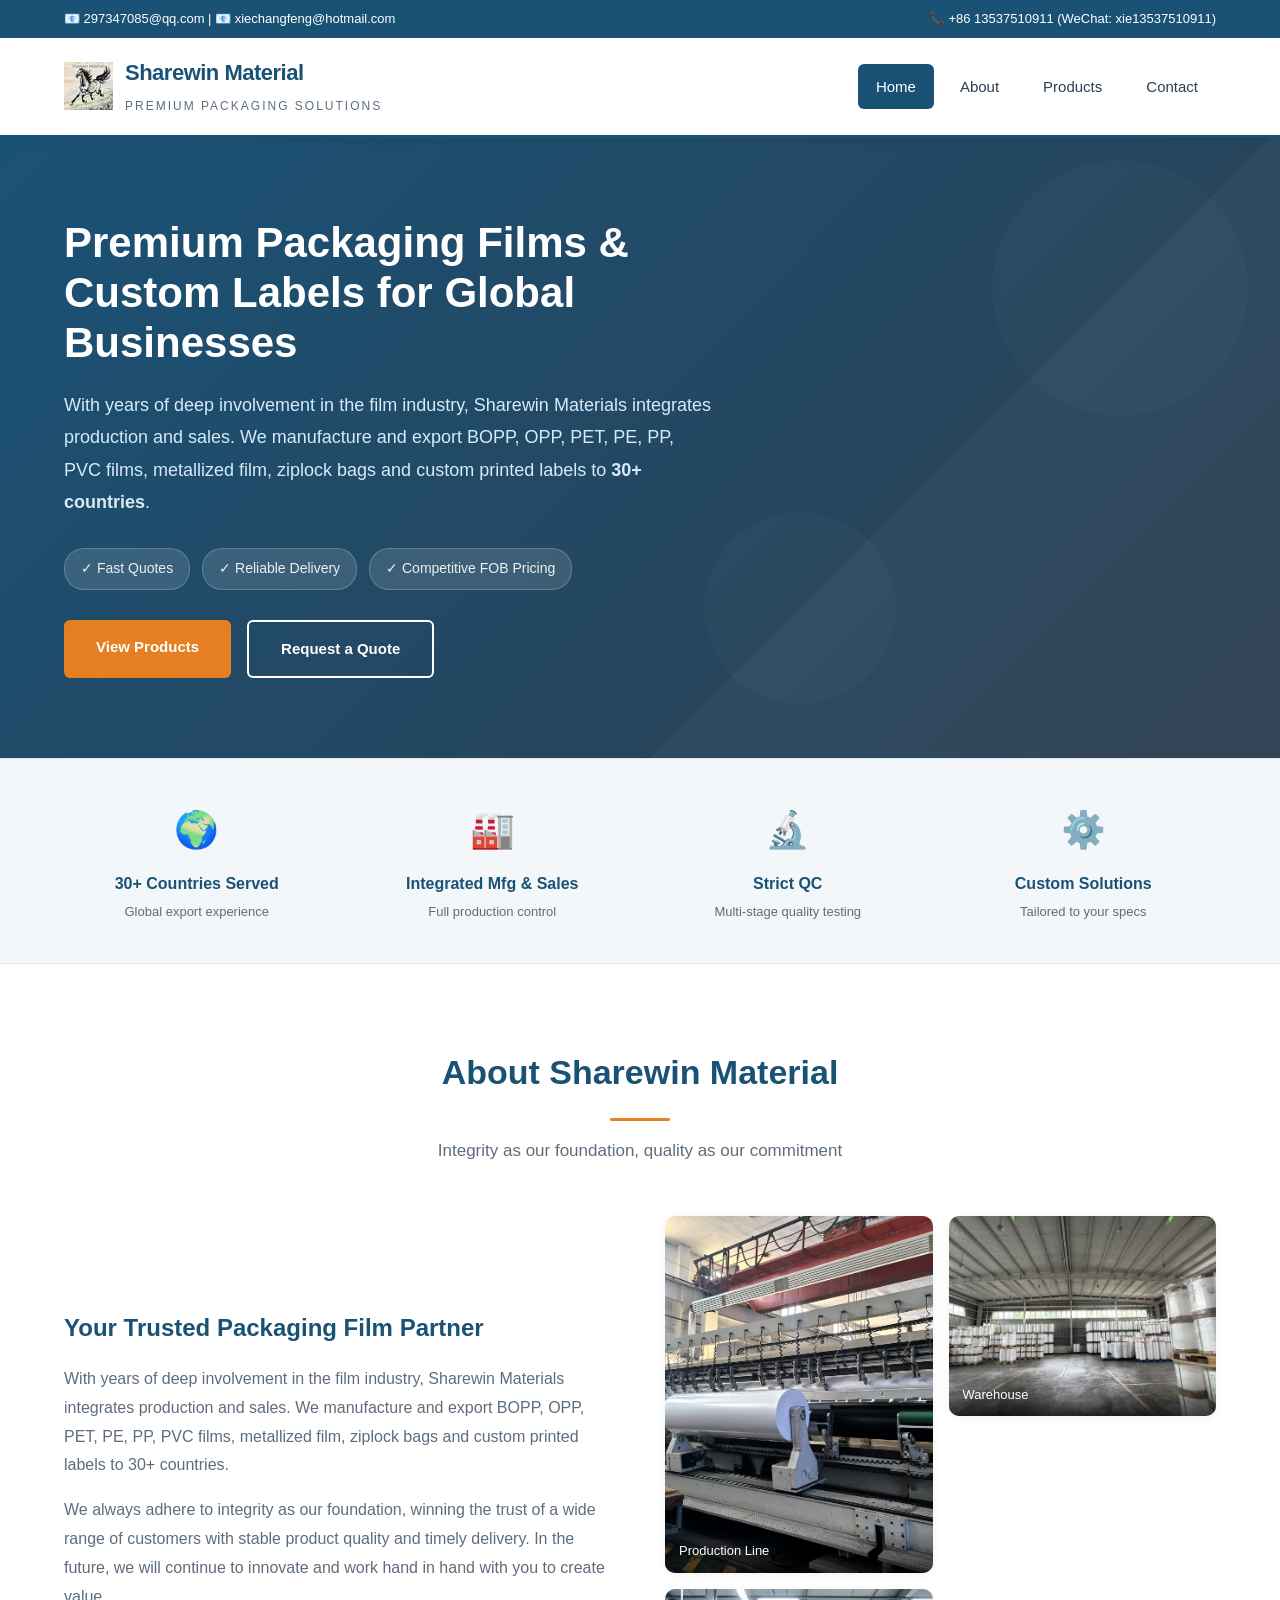
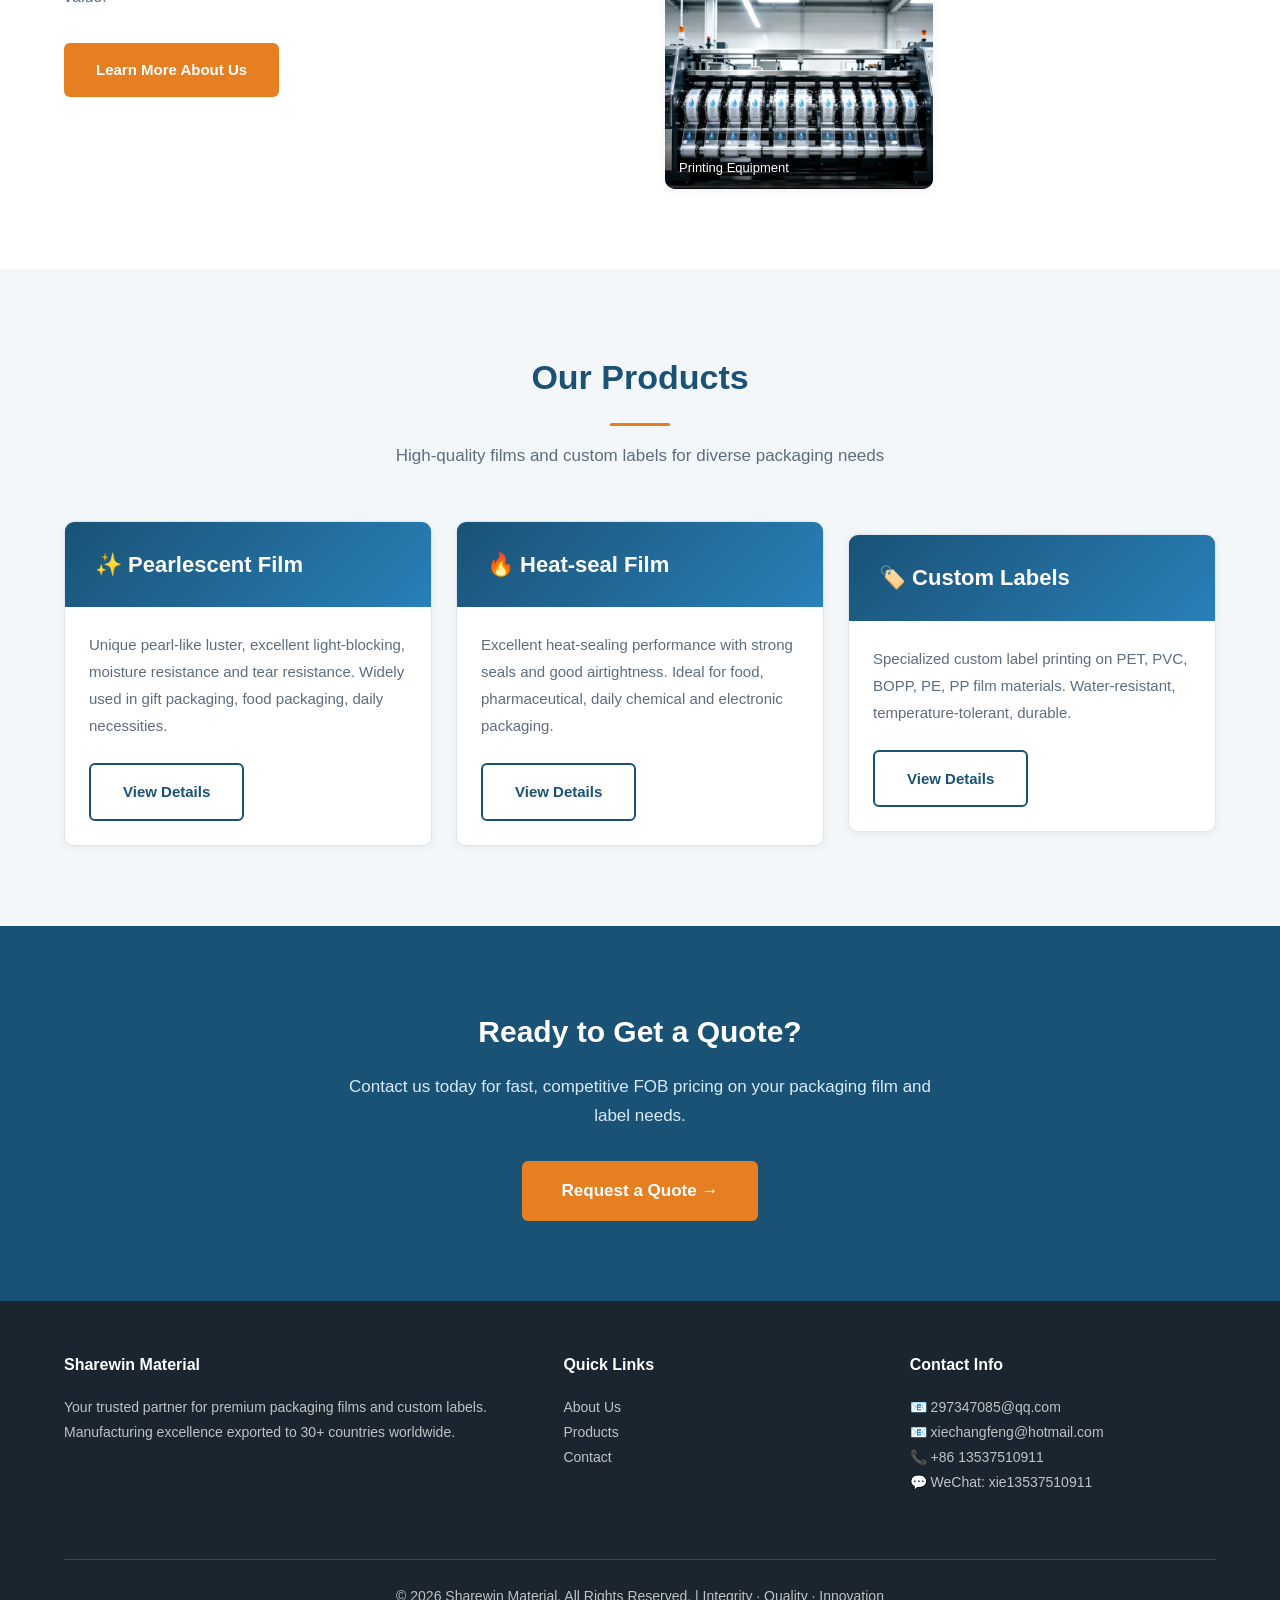
<file: index.html>
<!DOCTYPE html>
<html lang="en">
<head>
  <meta charset="UTF-8">
  <meta name="viewport" content="width=device-width, initial-scale=1.0">
  <meta name="description" content="Sharewin Material - Leading manufacturer and exporter of BOPP, OPP, PET, PE, PP, PVC films, metallized film, ziplock bags and custom printed labels. Trusted by 30+ countries worldwide.">
  <meta name="keywords" content="BOPP film, OPP film, PET film, PE film, PP film, PVC film, metallized film, ziplock bags, custom printed labels, packaging materials, China manufacturer">
  <meta name="author" content="Sharewin Material">
  <meta property="og:title" content="Sharewin Material - Premium Packaging Films & Custom Labels">
  <meta property="og:description" content="Manufacturer & exporter of high-quality packaging films and custom labels to 30+ countries. Fast quotes, reliable delivery, competitive FOB pricing.">
  <meta property="og:type" content="website">
  <meta property="og:url" content="https://sharewinmaterial.com">
  <link rel="canonical" href="https://sharewinmaterial.com">
  <title>Sharewin Material - Premium Packaging Films & Custom Labels Manufacturer</title>
  <link rel="stylesheet" href="css/style.css">
  <link rel="icon" type="image/svg+xml" href="images/favicon.svg">
</head>
<body>

  <!-- Top Bar -->
  <div class="top-bar">
    <div class="container">
      <div>
        <span>📧 297347085@qq.com | 📧 xiechangfeng@hotmail.com</span>
      </div>
      <div>
        <span>📞 +86 13537510911 (WeChat: xie13537510911)</span>
      </div>
    </div>
  </div>

  <!-- Header -->
  <header class="header">
    <div class="container">
      <div class="logo">
  <picture>
    <source media="(max-width: 768px)" srcset="images/logo-nav-mobile.webp" type="image/webp">
    <img src="images/logo-nav.webp" alt="Sharewin Material" class="logo-img"
         width="49" height="48" loading="eager" fetchpriority="high">
  </picture>
  <div class="logo-text">
    <h1>Sharewin Material</h1>
    <span>Premium Packaging Solutions</span>
  </div>
</div>
      <nav class="nav" id="nav">
        <a href="index.html" class="active">Home</a>
        <a href="about.html">About</a>
        <a href="products.html">Products</a>
        <a href="contact.html">Contact</a>
      </nav>
      <button class="nav-toggle" id="navToggle" aria-label="Toggle navigation">☰</button>
    </div>
  </header>

  <!-- Hero -->
  <section class="hero">
    <div class="container">
      <div class="hero-content">
        <h2>Premium Packaging Films & Custom Labels for Global Businesses</h2>
        <p>With years of deep involvement in the film industry, Sharewin Materials integrates production and sales. We manufacture and export BOPP, OPP, PET, PE, PP, PVC films, metallized film, ziplock bags and custom printed labels to <strong>30+ countries</strong>.</p>
        <div class="hero-badges">
          <span class="hero-badge">✓ Fast Quotes</span>
          <span class="hero-badge">✓ Reliable Delivery</span>
          <span class="hero-badge">✓ Competitive FOB Pricing</span>
        </div>
        <div class="hero-buttons">
          <a href="products.html" class="btn btn-primary">View Products</a>
          <a href="contact.html" class="btn btn-outline">Request a Quote</a>
        </div>
      </div>
    </div>
  </section>

  <!-- Features Bar -->
  <section class="features-bar">
    <div class="container">
      <div class="features-grid">
        <div class="feature-item">
          <div class="icon">🌍</div>
          <h4>30+ Countries Served</h4>
          <p>Global export experience</p>
        </div>
        <div class="feature-item">
          <div class="icon">🏭</div>
          <h4>Integrated Mfg & Sales</h4>
          <p>Full production control</p>
        </div>
        <div class="feature-item">
          <div class="icon">🔬</div>
          <h4>Strict QC</h4>
          <p>Multi-stage quality testing</p>
        </div>
        <div class="feature-item">
          <div class="icon">⚙️</div>
          <h4>Custom Solutions</h4>
          <p>Tailored to your specs</p>
        </div>
      </div>
    </div>
  </section>

  <!-- About Preview -->
  <section class="section">
    <div class="container">
      <div class="section-header">
        <h2>About Sharewin Material</h2>
        <div class="divider"></div>
        <p>Integrity as our foundation, quality as our commitment</p>
      </div>
      <div class="about-grid">
        <div class="about-text">
          <h3>Your Trusted Packaging Film Partner</h3>
          <p>With years of deep involvement in the film industry, Sharewin Materials integrates production and sales. We manufacture and export BOPP, OPP, PET, PE, PP, PVC films, metallized film, ziplock bags and custom printed labels to 30+ countries.</p>
          <p>We always adhere to integrity as our foundation, winning the trust of a wide range of customers with stable product quality and timely delivery. In the future, we will continue to innovate and work hand in hand with you to create value.</p>
          <a href="about.html" class="btn btn-primary" style="margin-top: 16px;">Learn More About Us</a>
        </div>
        <div class="about-images">
          <div class="about-img-wrap tall">
            <img src="images/factory-production-line-2.webp" alt="Sharewin Material production line" loading="lazy">
            <span class="img-caption">Production Line</span>
          </div>
          <div class="about-img-wrap">
            <img src="images/factory-warehouse.webp" alt="Sharewin Material warehouse" loading="lazy">
            <span class="img-caption">Warehouse</span>
          </div>
          <div class="about-img-wrap">
            <img src="images/printed-label-machine.webp" alt="Printing machine for custom labels" loading="lazy">
            <span class="img-caption">Printing Equipment</span>
          </div>
        </div>
      </div>
    </div>
  </section>

  <!-- Products Preview -->
  <section class="section section-alt">
    <div class="container">
      <div class="section-header">
        <h2>Our Products</h2>
        <div class="divider"></div>
        <p>High-quality films and custom labels for diverse packaging needs</p>
      </div>
      <div class="about-grid" style="grid-template-columns: repeat(3, 1fr); gap: 24px;">
        <div class="product-card" style="margin-bottom: 0;">
          <div class="product-card-header" style="cursor: default;">
            <h3>✨ Pearlescent Film</h3>
          </div>
          <div class="product-card-body" style="padding: 24px; max-height: none;">
            <p class="product-description">Unique pearl-like luster, excellent light-blocking, moisture resistance and tear resistance. Widely used in gift packaging, food packaging, daily necessities.</p>
            <a href="products.html#pearlescent" class="btn btn-outline" style="border-color: var(--color-primary); color: var(--color-primary);">View Details</a>
          </div>
        </div>
        <div class="product-card" style="margin-bottom: 0;">
          <div class="product-card-header" style="cursor: default;">
            <h3>🔥 Heat-seal Film</h3>
          </div>
          <div class="product-card-body" style="padding: 24px; max-height: none;">
            <p class="product-description">Excellent heat-sealing performance with strong seals and good airtightness. Ideal for food, pharmaceutical, daily chemical and electronic packaging.</p>
            <a href="products.html#heatseal" class="btn btn-outline" style="border-color: var(--color-primary); color: var(--color-primary);">View Details</a>
          </div>
        </div>
        <div class="product-card" style="margin-bottom: 0;">
          <div class="product-card-header" style="cursor: default;">
            <h3>🏷️ Custom Labels</h3>
          </div>
          <div class="product-card-body" style="padding: 24px; max-height: none;">
            <p class="product-description">Specialized custom label printing on PET, PVC, BOPP, PE, PP film materials. Water-resistant, temperature-tolerant, durable.</p>
            <a href="products.html#labels" class="btn btn-outline" style="border-color: var(--color-primary); color: var(--color-primary);">View Details</a>
          </div>
        </div>
      </div>
    </div>
  </section>

  <!-- CTA Section -->
  <section class="section" style="background: var(--color-primary); color: #fff; text-align: center;">
    <div class="container">
      <h2 style="color: #fff; font-size: 30px; margin-bottom: 16px;">Ready to Get a Quote?</h2>
      <p style="font-size: 17px; color: #d6eaf8; margin-bottom: 30px; max-width: 600px; margin-left: auto; margin-right: auto;">Contact us today for fast, competitive FOB pricing on your packaging film and label needs.</p>
      <a href="contact.html" class="btn btn-primary" style="background: var(--color-accent); font-size: 17px; padding: 16px 40px;">Request a Quote →</a>
    </div>
  </section>

  <!-- Footer -->
  <footer class="footer">
    <div class="container">
      <div>
        <h4>Sharewin Material</h4>
        <p>Your trusted partner for premium packaging films and custom labels. Manufacturing excellence exported to 30+ countries worldwide.</p>
      </div>
      <div>
        <h4>Quick Links</h4>
        <p><a href="about.html">About Us</a></p>
        <p><a href="products.html">Products</a></p>
        <p><a href="contact.html">Contact</a></p>
      </div>
      <div>
        <h4>Contact Info</h4>
        <p>📧 297347085@qq.com</p>
        <p>📧 xiechangfeng@hotmail.com</p>
        <p>📞 +86 13537510911</p>
        <p>💬 WeChat: xie13537510911</p>
      </div>
      <div class="footer-bottom">
        <p>&copy; 2026 Sharewin Material. All Rights Reserved. | Integrity · Quality · Innovation</p>
      </div>
    </div>
  </footer>

  <script>
    // Mobile nav toggle
    document.getElementById('navToggle').addEventListener('click', function() {
      document.getElementById('nav').classList.toggle('open');
    });
  </script>
</body>
</html>
</file>
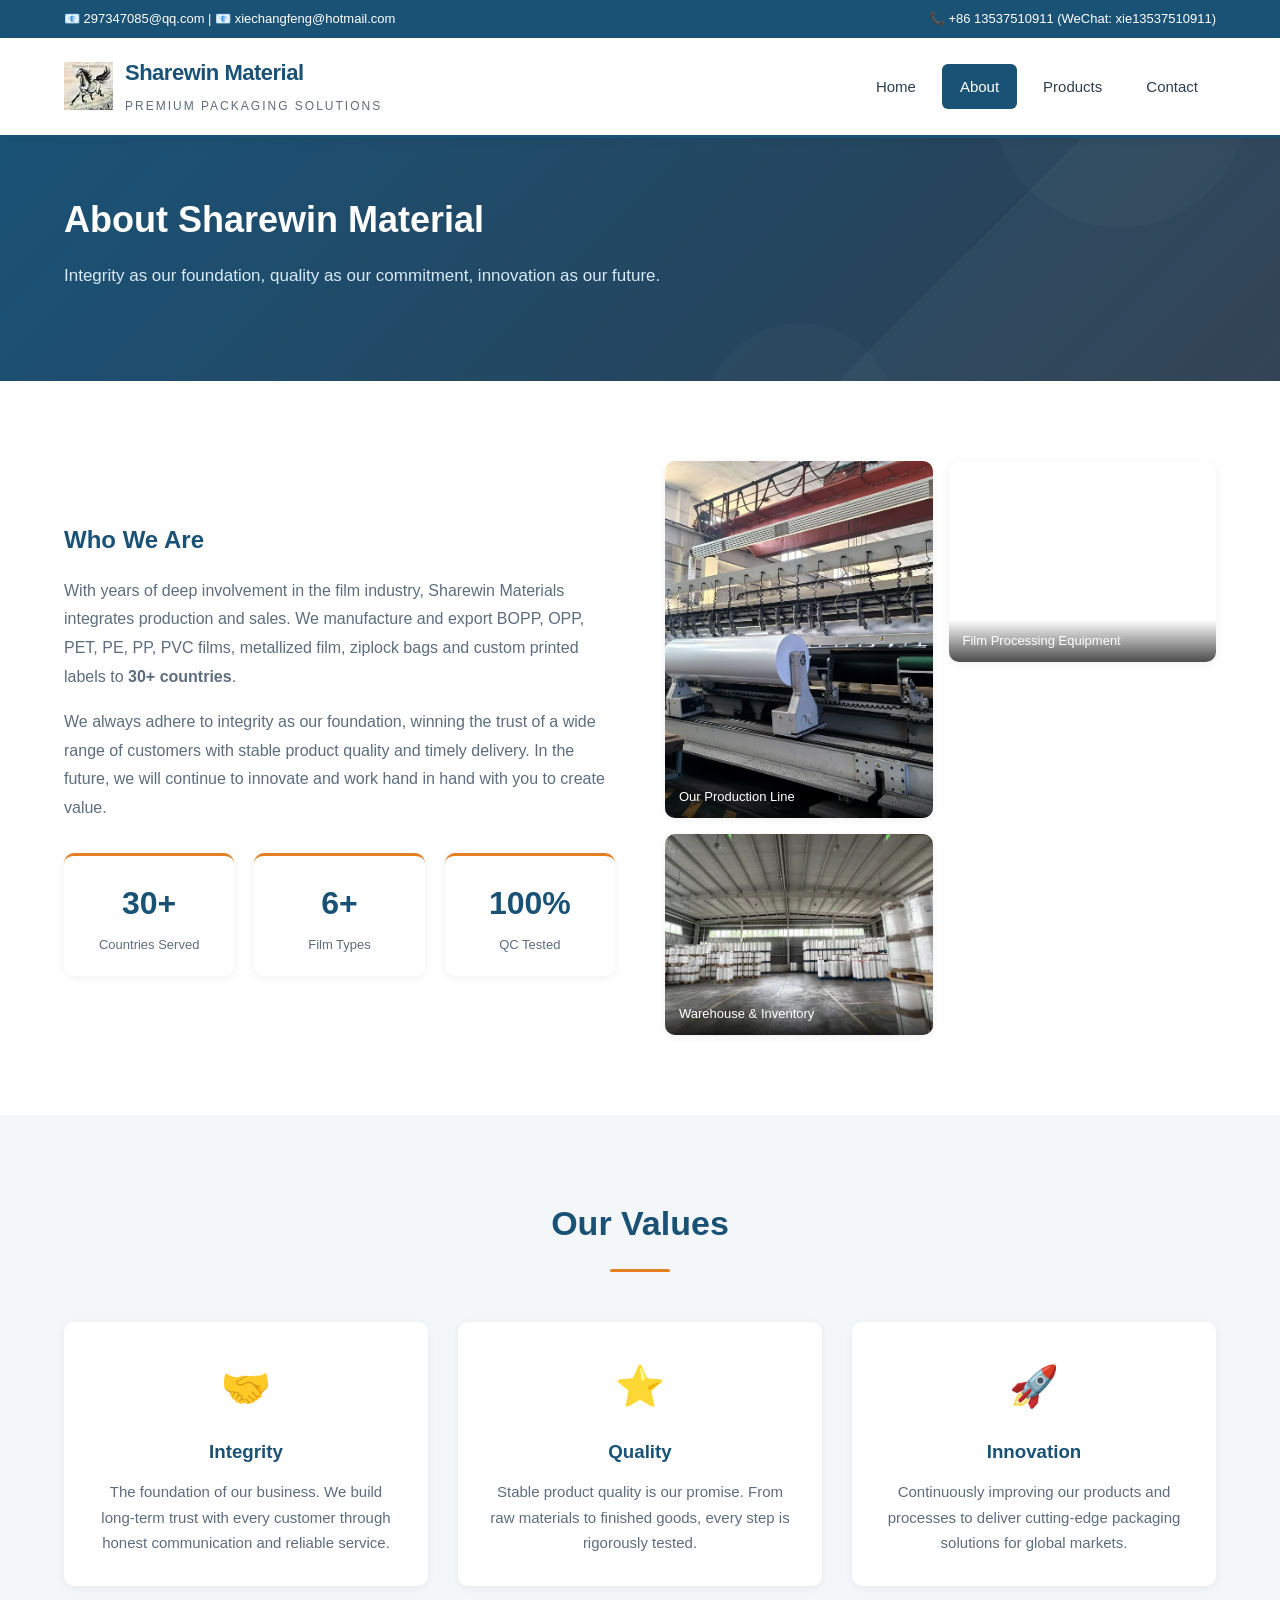
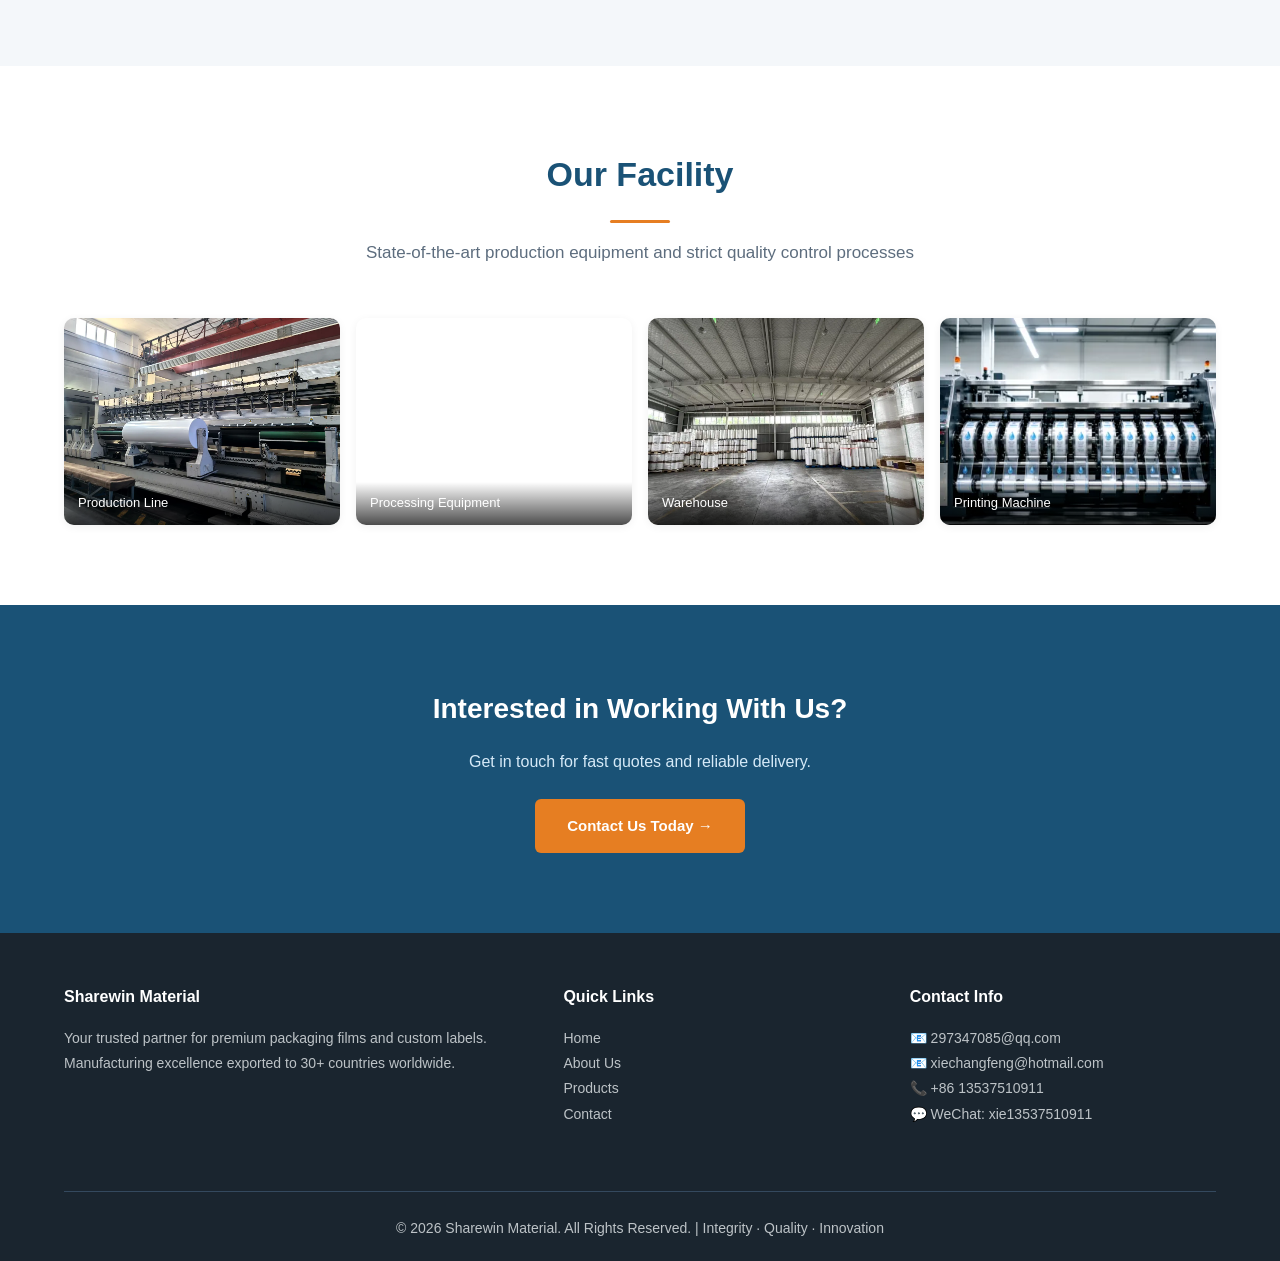
<file: about.html>
<!DOCTYPE html>
<html lang="en">
<head>
  <meta charset="UTF-8">
  <meta name="viewport" content="width=device-width, initial-scale=1.0">
  <meta name="description" content="About Sharewin Material - Leading manufacturer and exporter of packaging films and custom labels. Years of industry experience, serving 30+ countries with integrity and quality.">
  <meta name="keywords" content="Sharewin Material, packaging film manufacturer, about us, BOPP OPP PET PE PP PVC films, metallized film, ziplock bags, custom labels">
  <meta property="og:title" content="About Sharewin Material - Packaging Film Manufacturer">
  <meta property="og:description" content="With years of deep involvement in the film industry, Sharewin Materials integrates production and sales, exporting to 30+ countries.">
  <link rel="canonical" href="https://sharewinmaterial.com/about.html">
  <title>About Us - Sharewin Material</title>
  <link rel="stylesheet" href="css/style.css">
  <link rel="icon" type="image/svg+xml" href="images/favicon.svg">
</head>
<body>

  <!-- Top Bar -->
  <div class="top-bar">
    <div class="container">
      <div>
        <span>📧 297347085@qq.com | 📧 xiechangfeng@hotmail.com</span>
      </div>
      <div>
        <span>📞 +86 13537510911 (WeChat: xie13537510911)</span>
      </div>
    </div>
  </div>

  <!-- Header -->
  <header class="header">
    <div class="container">
      <div class="logo">
  <picture>
    <source media="(max-width: 768px)" srcset="images/logo-nav-mobile.webp" type="image/webp">
    <img src="images/logo-nav.webp" alt="Sharewin Material" class="logo-img"
         width="49" height="48" loading="eager" fetchpriority="high">
  </picture>
  <div class="logo-text">
    <h1>Sharewin Material</h1>
    <span>Premium Packaging Solutions</span>
  </div>
</div>
      <nav class="nav" id="nav">
        <a href="index.html">Home</a>
        <a href="about.html" class="active">About</a>
        <a href="products.html">Products</a>
        <a href="contact.html">Contact</a>
      </nav>
      <button class="nav-toggle" id="navToggle" aria-label="Toggle navigation">☰</button>
    </div>
  </header>

  <!-- Page Hero -->
  <section class="hero" style="padding: 60px 0;">
    <div class="container">
      <div class="hero-content" style="max-width: 800px;">
        <h2 style="font-size: 36px;">About Sharewin Material</h2>
        <p style="font-size: 17px;">Integrity as our foundation, quality as our commitment, innovation as our future.</p>
      </div>
    </div>
  </section>

  <!-- About Content -->
  <section class="section">
    <div class="container">
      <div class="about-grid">
        <div class="about-text">
          <h3>Who We Are</h3>
          <p>With years of deep involvement in the film industry, Sharewin Materials integrates production and sales. We manufacture and export BOPP, OPP, PET, PE, PP, PVC films, metallized film, ziplock bags and custom printed labels to <strong>30+ countries</strong>.</p>
          <p>We always adhere to integrity as our foundation, winning the trust of a wide range of customers with stable product quality and timely delivery. In the future, we will continue to innovate and work hand in hand with you to create value.</p>

          <div class="about-stats">
            <div class="stat-card">
              <div class="number">30+</div>
              <div class="label">Countries Served</div>
            </div>
            <div class="stat-card">
              <div class="number">6+</div>
              <div class="label">Film Types</div>
            </div>
            <div class="stat-card">
              <div class="number">100%</div>
              <div class="label">QC Tested</div>
            </div>
          </div>
        </div>
        <div class="about-images">
          <div class="about-img-wrap tall">
            <img src="images/factory-production-line-2.webp" alt="Sharewin Material production line equipment" loading="lazy">
            <span class="img-caption">Our Production Line</span>
          </div>
          <div class="about-img-wrap">
            <img src="images/factory-production-line-1.webp" alt="Sharewin Material film processing equipment" loading="lazy">
            <span class="img-caption">Film Processing Equipment</span>
          </div>
          <div class="about-img-wrap">
            <img src="images/factory-warehouse.webp" alt="Sharewin Material warehouse storage" loading="lazy">
            <span class="img-caption">Warehouse & Inventory</span>
          </div>
        </div>
      </div>
    </div>
  </section>

  <!-- Values Section -->
  <section class="section section-alt">
    <div class="container">
      <div class="section-header">
        <h2>Our Values</h2>
        <div class="divider"></div>
      </div>
      <div class="about-grid" style="grid-template-columns: repeat(3, 1fr); gap: 30px;">
        <div style="text-align: center; padding: 30px; background: #fff; border-radius: 10px; box-shadow: var(--shadow-sm);">
          <div style="font-size: 40px; margin-bottom: 16px;">🤝</div>
          <h3 style="color: var(--color-primary); margin-bottom: 12px;">Integrity</h3>
          <p style="color: var(--color-text-light); font-size: 15px;">The foundation of our business. We build long-term trust with every customer through honest communication and reliable service.</p>
        </div>
        <div style="text-align: center; padding: 30px; background: #fff; border-radius: 10px; box-shadow: var(--shadow-sm);">
          <div style="font-size: 40px; margin-bottom: 16px;">⭐</div>
          <h3 style="color: var(--color-primary); margin-bottom: 12px;">Quality</h3>
          <p style="color: var(--color-text-light); font-size: 15px;">Stable product quality is our promise. From raw materials to finished goods, every step is rigorously tested.</p>
        </div>
        <div style="text-align: center; padding: 30px; background: #fff; border-radius: 10px; box-shadow: var(--shadow-sm);">
          <div style="font-size: 40px; margin-bottom: 16px;">🚀</div>
          <h3 style="color: var(--color-primary); margin-bottom: 12px;">Innovation</h3>
          <p style="color: var(--color-text-light); font-size: 15px;">Continuously improving our products and processes to deliver cutting-edge packaging solutions for global markets.</p>
        </div>
      </div>
    </div>
  </section>

  <!-- Factory Gallery -->
  <section class="section">
    <div class="container">
      <div class="section-header">
        <h2>Our Facility</h2>
        <div class="divider"></div>
        <p>State-of-the-art production equipment and strict quality control processes</p>
      </div>
      <div class="about-images" style="grid-template-columns: repeat(4, 1fr);">
        <div class="about-img-wrap">
          <img src="images/factory-production-line-2.webp" alt="Factory production line overview" loading="lazy">
          <span class="img-caption">Production Line</span>
        </div>
        <div class="about-img-wrap">
          <img src="images/factory-production-line-1.webp" alt="Film processing machinery" loading="lazy">
          <span class="img-caption">Processing Equipment</span>
        </div>
        <div class="about-img-wrap">
          <img src="images/factory-warehouse.webp" alt="Warehouse with packaged film rolls" loading="lazy">
          <span class="img-caption">Warehouse</span>
        </div>
        <div class="about-img-wrap">
          <img src="images/printed-label-machine.webp" alt="Printing machine for custom labels" loading="lazy">
          <span class="img-caption">Printing Machine</span>
        </div>
      </div>
    </div>
  </section>

  <!-- CTA -->
  <section class="section" style="background: var(--color-primary); color: #fff; text-align: center;">
    <div class="container">
      <h2 style="color: #fff; font-size: 28px; margin-bottom: 16px;">Interested in Working With Us?</h2>
      <p style="color: #d6eaf8; margin-bottom: 24px;">Get in touch for fast quotes and reliable delivery.</p>
      <a href="contact.html" class="btn btn-primary">Contact Us Today →</a>
    </div>
  </section>

  <!-- Footer -->
  <footer class="footer">
    <div class="container">
      <div>
        <h4>Sharewin Material</h4>
        <p>Your trusted partner for premium packaging films and custom labels. Manufacturing excellence exported to 30+ countries worldwide.</p>
      </div>
      <div>
        <h4>Quick Links</h4>
        <p><a href="index.html">Home</a></p>
        <p><a href="about.html">About Us</a></p>
        <p><a href="products.html">Products</a></p>
        <p><a href="contact.html">Contact</a></p>
      </div>
      <div>
        <h4>Contact Info</h4>
        <p>📧 297347085@qq.com</p>
        <p>📧 xiechangfeng@hotmail.com</p>
        <p>📞 +86 13537510911</p>
        <p>💬 WeChat: xie13537510911</p>
      </div>
      <div class="footer-bottom">
        <p>&copy; 2026 Sharewin Material. All Rights Reserved. | Integrity · Quality · Innovation</p>
      </div>
    </div>
  </footer>

  <script>
    document.getElementById('navToggle').addEventListener('click', function() {
      document.getElementById('nav').classList.toggle('open');
    });
  </script>
</body>
</html>
</file>
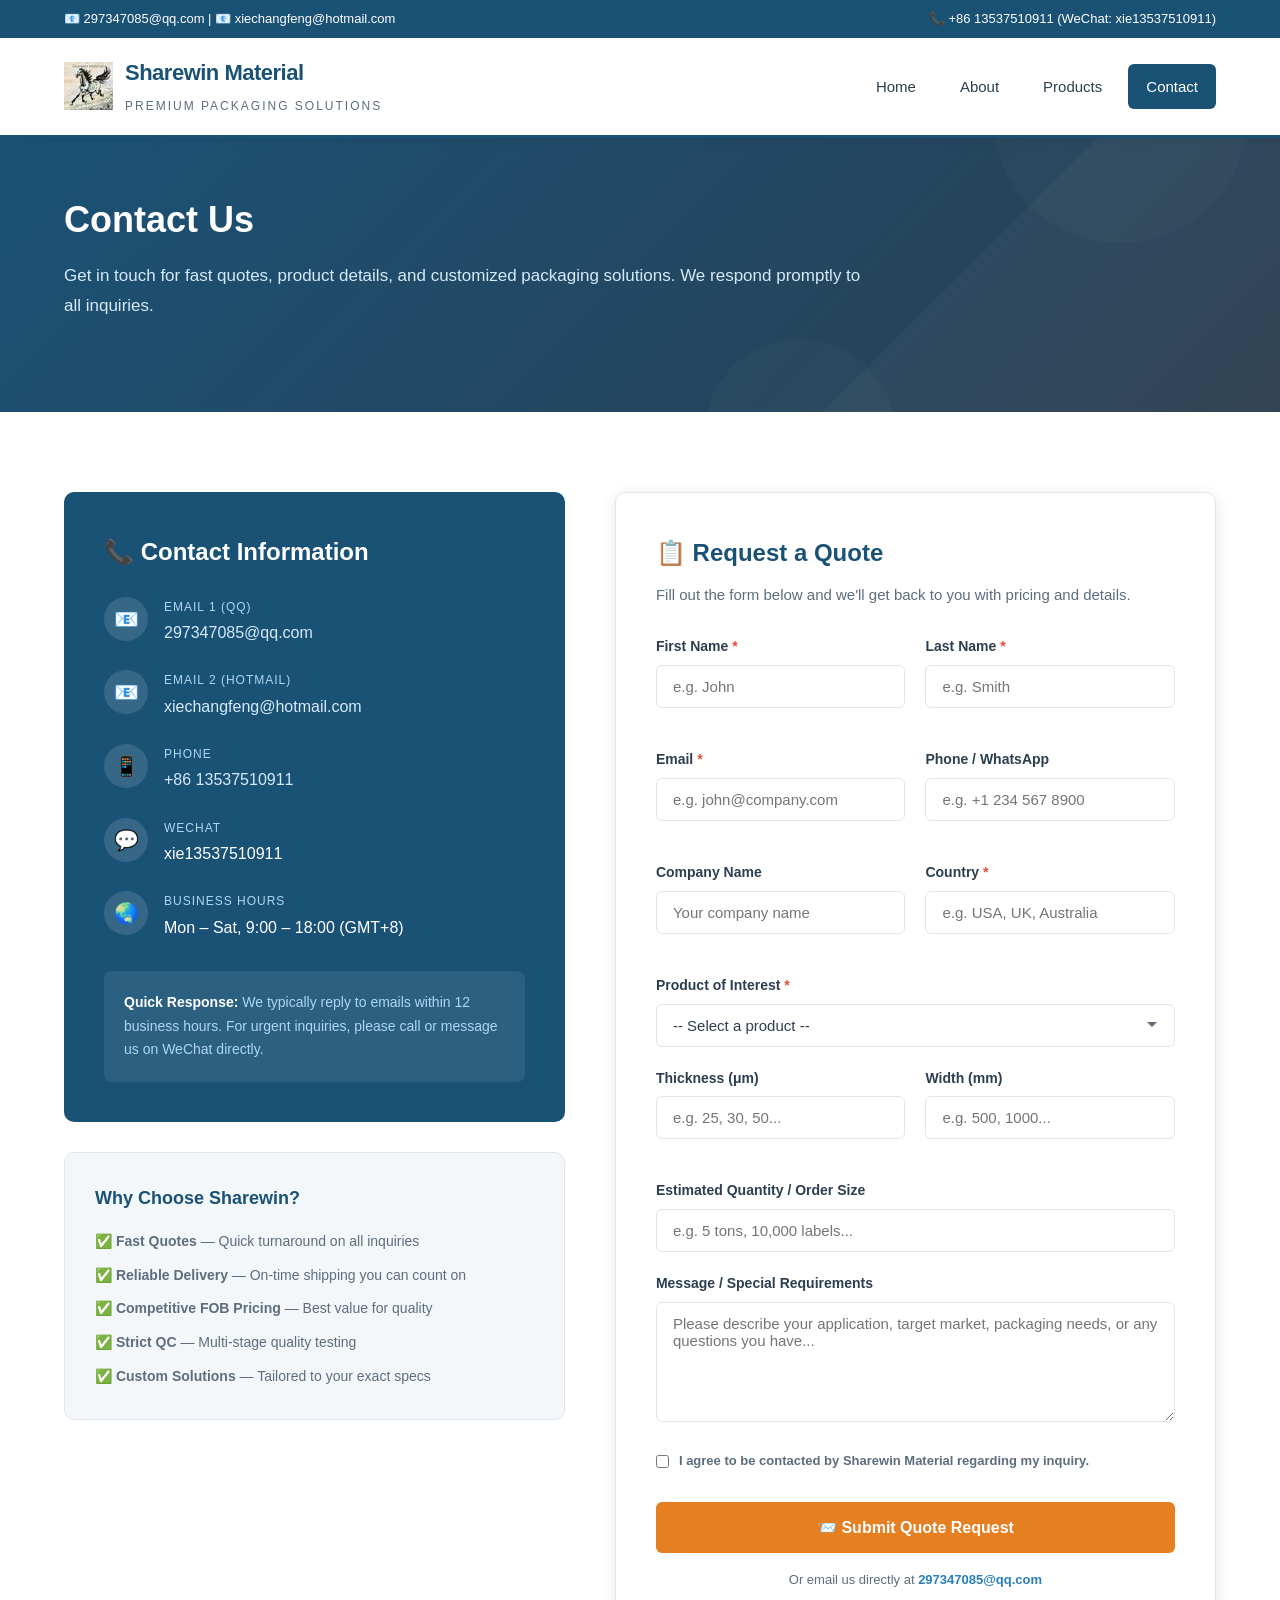
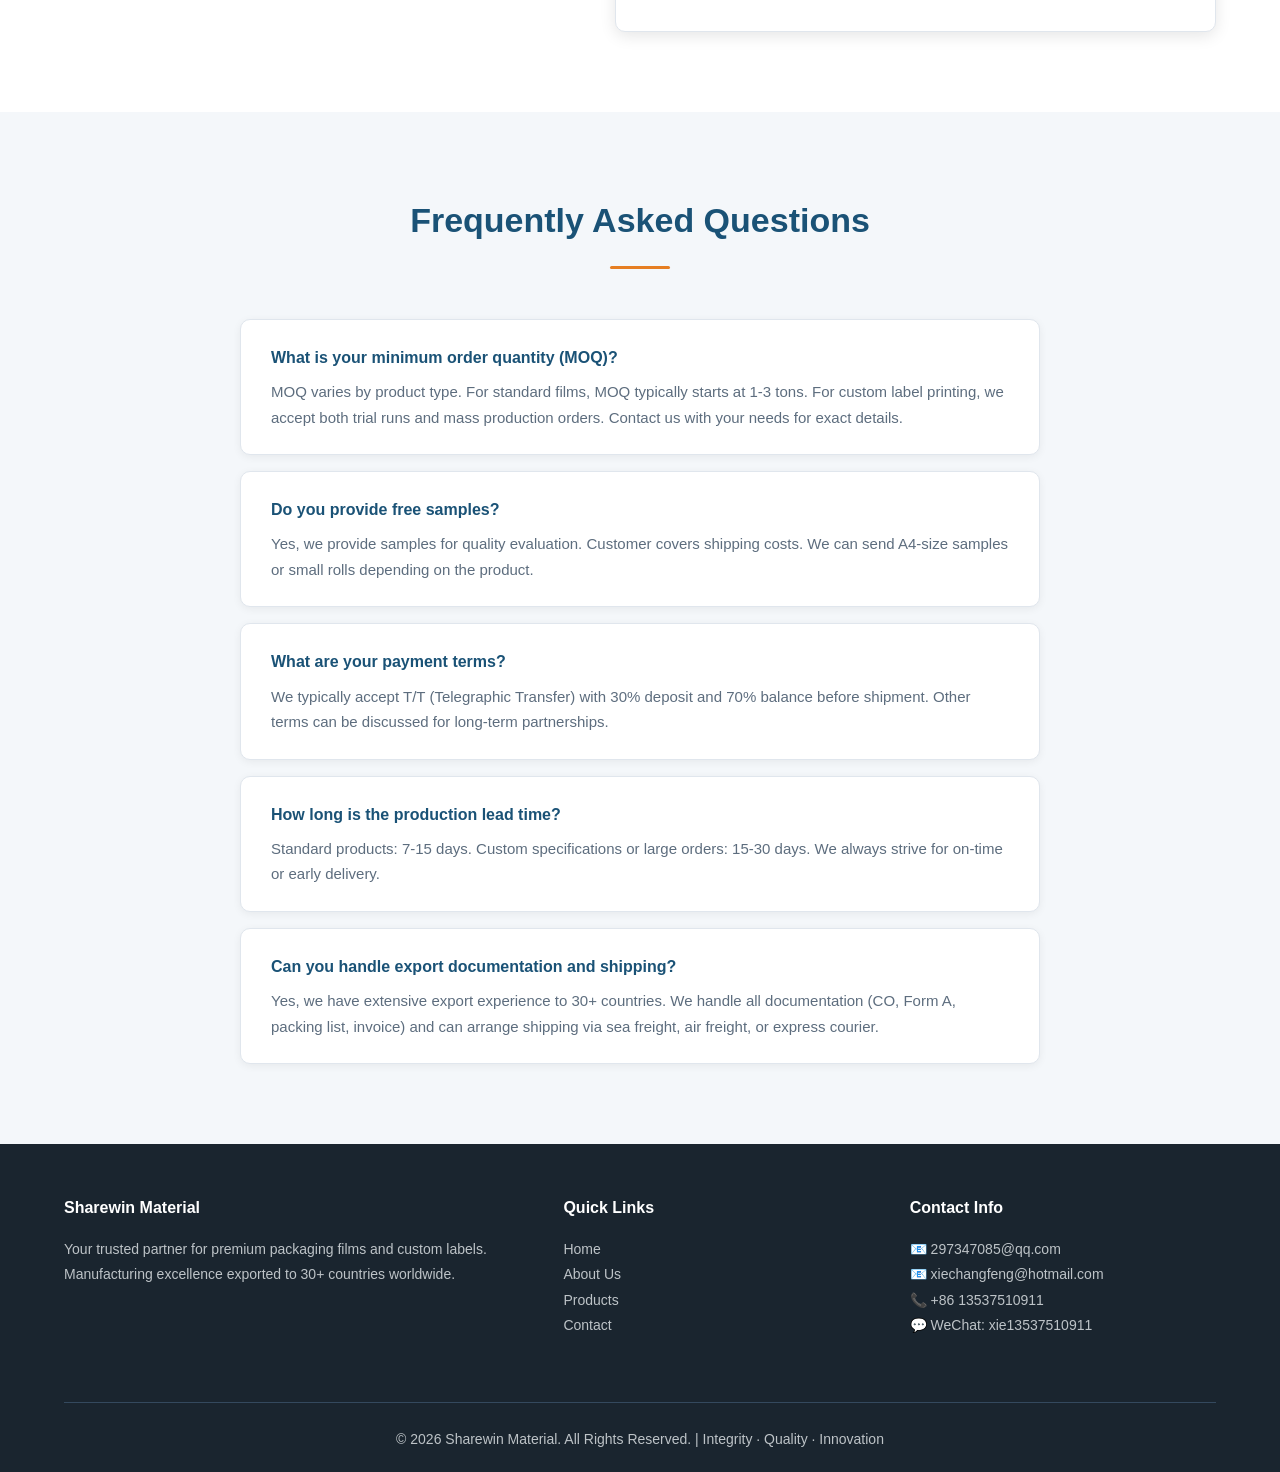
<file: contact.html>
<!DOCTYPE html>
<html lang="en">
<head>
  <meta charset="UTF-8">
  <meta name="viewport" content="width=device-width, initial-scale=1.0">
  <meta name="description" content="Contact Sharewin Material for packaging film quotes. Email, phone, WeChat contact details and online quote request form for BOPP, OPP, PET, PE, PP, PVC films and custom labels.">
  <meta name="keywords" content="contact Sharewin Material, packaging film quote, custom label quote, BOPP film inquiry, heat seal film price">
  <meta property="og:title" content="Contact Us - Sharewin Material">
  <meta property="og:description" content="Get a fast quote for your packaging film and custom label needs. Multiple contact methods available.">
  <link rel="canonical" href="https://sharewinmaterial.com/contact.html">
  <title>Contact Us - Sharewin Material</title>
  <link rel="stylesheet" href="css/style.css">
  <link rel="icon" type="image/svg+xml" href="images/favicon.svg">
</head>
<body>

  <!-- Top Bar -->
  <div class="top-bar">
    <div class="container">
      <div>
        <span>📧 297347085@qq.com | 📧 xiechangfeng@hotmail.com</span>
      </div>
      <div>
        <span>📞 +86 13537510911 (WeChat: xie13537510911)</span>
      </div>
    </div>
  </div>

  <!-- Header -->
  <header class="header">
    <div class="container">
      <div class="logo">
  <picture>
    <source media="(max-width: 768px)" srcset="images/logo-nav-mobile.webp" type="image/webp">
    <img src="images/logo-nav.webp" alt="Sharewin Material" class="logo-img"
         width="49" height="48" loading="eager" fetchpriority="high">
  </picture>
  <div class="logo-text">
    <h1>Sharewin Material</h1>
    <span>Premium Packaging Solutions</span>
  </div>
</div>
      <nav class="nav" id="nav">
        <a href="index.html">Home</a>
        <a href="about.html">About</a>
        <a href="products.html">Products</a>
        <a href="contact.html" class="active">Contact</a>
      </nav>
      <button class="nav-toggle" id="navToggle" aria-label="Toggle navigation">☰</button>
    </div>
  </header>

  <!-- Page Hero -->
  <section class="hero" style="padding: 60px 0;">
    <div class="container">
      <div class="hero-content" style="max-width: 800px;">
        <h2 style="font-size: 36px;">Contact Us</h2>
        <p style="font-size: 17px;">Get in touch for fast quotes, product details, and customized packaging solutions. We respond promptly to all inquiries.</p>
      </div>
    </div>
  </section>

  <!-- Contact Section -->
  <section class="section">
    <div class="container">
      <div class="contact-grid">

        <!-- Contact Info -->
        <div>
          <div class="contact-info">
            <h3>📞 Contact Information</h3>

            <div class="contact-item">
              <div class="icon">📧</div>
              <div>
                <div class="label">Email 1 (QQ)</div>
                <a href="mailto:297347085@qq.com" class="value">297347085@qq.com</a>
              </div>
            </div>

            <div class="contact-item">
              <div class="icon">📧</div>
              <div>
                <div class="label">Email 2 (Hotmail)</div>
                <a href="mailto:xiechangfeng@hotmail.com" class="value">xiechangfeng@hotmail.com</a>
              </div>
            </div>

            <div class="contact-item">
              <div class="icon">📱</div>
              <div>
                <div class="label">Phone</div>
                <a href="tel:+8613537510911" class="value">+86 13537510911</a>
              </div>
            </div>

            <div class="contact-item">
              <div class="icon">💬</div>
              <div>
                <div class="label">WeChat</div>
                <span class="value">xie13537510911</span>
              </div>
            </div>

            <div class="contact-item">
              <div class="icon">🌏</div>
              <div>
                <div class="label">Business Hours</div>
                <span class="value">Mon – Sat, 9:00 – 18:00 (GMT+8)</span>
              </div>
            </div>

            <div style="margin-top: 30px; padding: 20px; background: rgba(255,255,255,0.08); border-radius: 8px;">
              <p style="font-size: 14px; color: #aed6f1; line-height: 1.7;">
                <strong style="color: #fff;">Quick Response:</strong> We typically reply to emails within 12 business hours. For urgent inquiries, please call or message us on WeChat directly.
              </p>
            </div>
          </div>

          <!-- Why Choose Us Box -->
          <div style="margin-top: 30px; background: var(--color-bg-alt); padding: 30px; border-radius: var(--radius-lg); border: 1px solid var(--color-border);">
            <h4 style="color: var(--color-primary); font-size: 18px; margin-bottom: 16px;">Why Choose Sharewin?</h4>
            <p style="font-size: 14px; color: var(--color-text-light); margin-bottom: 10px;">✅ <strong>Fast Quotes</strong> — Quick turnaround on all inquiries</p>
            <p style="font-size: 14px; color: var(--color-text-light); margin-bottom: 10px;">✅ <strong>Reliable Delivery</strong> — On-time shipping you can count on</p>
            <p style="font-size: 14px; color: var(--color-text-light); margin-bottom: 10px;">✅ <strong>Competitive FOB Pricing</strong> — Best value for quality</p>
            <p style="font-size: 14px; color: var(--color-text-light); margin-bottom: 10px;">✅ <strong>Strict QC</strong> — Multi-stage quality testing</p>
            <p style="font-size: 14px; color: var(--color-text-light);">✅ <strong>Custom Solutions</strong> — Tailored to your exact specs</p>
          </div>
        </div>

        <!-- Quote Form -->
        <div class="quote-form-wrapper">
          <div class="form-success" id="formSuccess">
            ✅ Thank you! Your quote request has been submitted. We will contact you within 12 business hours.
          </div>

          <form class="quote-form" id="quoteForm" onsubmit="return handleFormSubmit(event)">
            <h3>📋 Request a Quote</h3>
            <p class="form-subtitle">Fill out the form below and we'll get back to you with pricing and details.</p>

            <div class="form-row">
              <div class="form-group">
                <label for="firstName">First Name <span class="required">*</span></label>
                <input type="text" id="firstName" name="firstName" required placeholder="e.g. John">
              </div>
              <div class="form-group">
                <label for="lastName">Last Name <span class="required">*</span></label>
                <input type="text" id="lastName" name="lastName" required placeholder="e.g. Smith">
              </div>
            </div>

            <div class="form-row">
              <div class="form-group">
                <label for="email">Email <span class="required">*</span></label>
                <input type="email" id="email" name="email" required placeholder="e.g. john@company.com">
              </div>
              <div class="form-group">
                <label for="phone">Phone / WhatsApp</label>
                <input type="tel" id="phone" name="phone" placeholder="e.g. +1 234 567 8900">
              </div>
            </div>

            <div class="form-row">
              <div class="form-group">
                <label for="company">Company Name</label>
                <input type="text" id="company" name="company" placeholder="Your company name">
              </div>
              <div class="form-group">
                <label for="country">Country <span class="required">*</span></label>
                <input type="text" id="country" name="country" required placeholder="e.g. USA, UK, Australia">
              </div>
            </div>

            <div class="form-group">
              <label for="productType">Product of Interest <span class="required">*</span></label>
              <select id="productType" name="productType" required>
                <option value="">-- Select a product --</option>
                <option value="pearlescent">Pearlescent Film</option>
                <option value="heatseal">Heat-seal Film</option>
                <option value="labels">Custom Label Printing</option>
                <option value="bopp">BOPP Film</option>
                <option value="opp">OPP Film</option>
                <option value="pet">PET Film</option>
                <option value="pe">PE Film</option>
                <option value="pp">PP Film</option>
                <option value="pvc">PVC Film</option>
                <option value="metallized">Metallized Film</option>
                <option value="ziplock">Ziplock Bags</option>
                <option value="other">Other / Not Sure</option>
              </select>
            </div>

            <div class="form-row">
              <div class="form-group">
                <label for="thickness">Thickness (μm)</label>
                <input type="text" id="thickness" name="thickness" placeholder="e.g. 25, 30, 50...">
              </div>
              <div class="form-group">
                <label for="width">Width (mm)</label>
                <input type="text" id="width" name="width" placeholder="e.g. 500, 1000...">
              </div>
            </div>

            <div class="form-group">
              <label for="quantity">Estimated Quantity / Order Size</label>
              <input type="text" id="quantity" name="quantity" placeholder="e.g. 5 tons, 10,000 labels...">
            </div>

            <div class="form-group">
              <label for="message">Message / Special Requirements</label>
              <textarea id="message" name="message" placeholder="Please describe your application, target market, packaging needs, or any questions you have..."></textarea>
            </div>

            <div class="form-group" style="display: flex; align-items: center; gap: 10px;">
              <input type="checkbox" id="agreeTerms" name="agreeTerms" required style="width: auto; padding: 0;">
              <label for="agreeTerms" style="margin-bottom: 0; font-size: 13px; color: var(--color-text-light);">I agree to be contacted by Sharewin Material regarding my inquiry.</label>
            </div>

            <button type="submit" class="btn btn-primary form-submit">📨 Submit Quote Request</button>

            <p style="text-align: center; font-size: 13px; color: var(--color-text-light); margin-top: 16px;">
              Or email us directly at <a href="mailto:297347085@qq.com" style="font-weight: 600;">297347085@qq.com</a>
            </p>
          </form>
        </div>
      </div>
    </div>
  </section>

  <!-- FAQ Section -->
  <section class="section section-alt">
    <div class="container">
      <div class="section-header">
        <h2>Frequently Asked Questions</h2>
        <div class="divider"></div>
      </div>
      <div style="max-width: 800px; margin: 0 auto;">
        <div style="background: #fff; border-radius: var(--radius-lg); padding: 24px 30px; margin-bottom: 16px; box-shadow: var(--shadow-sm); border: 1px solid var(--color-border);">
          <h4 style="color: var(--color-primary); margin-bottom: 8px;">What is your minimum order quantity (MOQ)?</h4>
          <p style="color: var(--color-text-light); font-size: 15px;">MOQ varies by product type. For standard films, MOQ typically starts at 1-3 tons. For custom label printing, we accept both trial runs and mass production orders. Contact us with your needs for exact details.</p>
        </div>
        <div style="background: #fff; border-radius: var(--radius-lg); padding: 24px 30px; margin-bottom: 16px; box-shadow: var(--shadow-sm); border: 1px solid var(--color-border);">
          <h4 style="color: var(--color-primary); margin-bottom: 8px;">Do you provide free samples?</h4>
          <p style="color: var(--color-text-light); font-size: 15px;">Yes, we provide samples for quality evaluation. Customer covers shipping costs. We can send A4-size samples or small rolls depending on the product.</p>
        </div>
        <div style="background: #fff; border-radius: var(--radius-lg); padding: 24px 30px; margin-bottom: 16px; box-shadow: var(--shadow-sm); border: 1px solid var(--color-border);">
          <h4 style="color: var(--color-primary); margin-bottom: 8px;">What are your payment terms?</h4>
          <p style="color: var(--color-text-light); font-size: 15px;">We typically accept T/T (Telegraphic Transfer) with 30% deposit and 70% balance before shipment. Other terms can be discussed for long-term partnerships.</p>
        </div>
        <div style="background: #fff; border-radius: var(--radius-lg); padding: 24px 30px; margin-bottom: 16px; box-shadow: var(--shadow-sm); border: 1px solid var(--color-border);">
          <h4 style="color: var(--color-primary); margin-bottom: 8px;">How long is the production lead time?</h4>
          <p style="color: var(--color-text-light); font-size: 15px;">Standard products: 7-15 days. Custom specifications or large orders: 15-30 days. We always strive for on-time or early delivery.</p>
        </div>
        <div style="background: #fff; border-radius: var(--radius-lg); padding: 24px 30px; box-shadow: var(--shadow-sm); border: 1px solid var(--color-border);">
          <h4 style="color: var(--color-primary); margin-bottom: 8px;">Can you handle export documentation and shipping?</h4>
          <p style="color: var(--color-text-light); font-size: 15px;">Yes, we have extensive export experience to 30+ countries. We handle all documentation (CO, Form A, packing list, invoice) and can arrange shipping via sea freight, air freight, or express courier.</p>
        </div>
      </div>
    </div>
  </section>

  <!-- Footer -->
  <footer class="footer">
    <div class="container">
      <div>
        <h4>Sharewin Material</h4>
        <p>Your trusted partner for premium packaging films and custom labels. Manufacturing excellence exported to 30+ countries worldwide.</p>
      </div>
      <div>
        <h4>Quick Links</h4>
        <p><a href="index.html">Home</a></p>
        <p><a href="about.html">About Us</a></p>
        <p><a href="products.html">Products</a></p>
        <p><a href="contact.html">Contact</a></p>
      </div>
      <div>
        <h4>Contact Info</h4>
        <p>📧 297347085@qq.com</p>
        <p>📧 xiechangfeng@hotmail.com</p>
        <p>📞 +86 13537510911</p>
        <p>💬 WeChat: xie13537510911</p>
      </div>
      <div class="footer-bottom">
        <p>&copy; 2026 Sharewin Material. All Rights Reserved. | Integrity · Quality · Innovation</p>
      </div>
    </div>
  </footer>

  <script>
    // Mobile nav toggle
    document.getElementById('navToggle').addEventListener('click', function() {
      document.getElementById('nav').classList.toggle('open');
    });

    // Form submission handler
    function handleFormSubmit(e) {
      e.preventDefault();

      // Basic validation
      const requiredFields = ['firstName', 'lastName', 'email', 'country', 'productType'];
      let isValid = true;

      requiredFields.forEach(field => {
        const el = document.getElementById(field);
        if (!el.value.trim()) {
          el.style.borderColor = '#e74c3c';
          isValid = false;
        } else {
          el.style.borderColor = '';
        }
      });

      // Email validation
      const email = document.getElementById('email').value;
      const emailRegex = /^[^\s@]+@[^\s@]+\.[^\s@]+$/;
      if (!emailRegex.test(email)) {
        document.getElementById('email').style.borderColor = '#e74c3c';
        isValid = false;
      }

      if (!isValid) {
        alert('Please fill in all required fields with valid information.');
        return false;
      }

      // Build mailto link as fallback (since this is a static site)
      const formData = new FormData(e.target);
      const subject = encodeURIComponent('Quote Request - ' + formData.get('productType'));
      let body = `Quote Request from Website%0D%0A%0D%0A`;
      body += `Name: ${formData.get('firstName')} ${formData.get('lastName')}%0D%0A`;
      body += `Email: ${formData.get('email')}%0D%0A`;
      body += `Phone: ${formData.get('phone') || 'N/A'}%0D%0A`;
      body += `Company: ${formData.get('company') || 'N/A'}%0D%0A`;
      body += `Country: ${formData.get('country')}%0D%0A`;
      body += `Product: ${formData.get('productType')}%0D%0A`;
      body += `Thickness: ${formData.get('thickness') || 'N/A'}%0D%0A`;
      body += `Width: ${formData.get('width') || 'N/A'}%0D%0A`;
      body += `Quantity: ${formData.get('quantity') || 'N/A'}%0D%0A`;
      body += `Message: ${formData.get('message') || 'N/A'}%0D%0A`;

      // Show success message
      document.getElementById('formSuccess').style.display = 'block';
      document.getElementById('quoteForm').reset();

      // Scroll to success message
      document.getElementById('formSuccess').scrollIntoView({ behavior: 'smooth', block: 'center' });

      // Open mailto as backup (optional - comment out if using a form service)
      setTimeout(() => {
        window.location.href = `mailto:297347085@qq.com?subject=${subject}&body=${body}`;
      }, 1500);

      return false;
    }

    // Clear red border on input
    document.querySelectorAll('input, select, textarea').forEach(el => {
      el.addEventListener('input', function() {
        this.style.borderColor = '';
      });
    });
  </script>
</body>
</html>
</file>
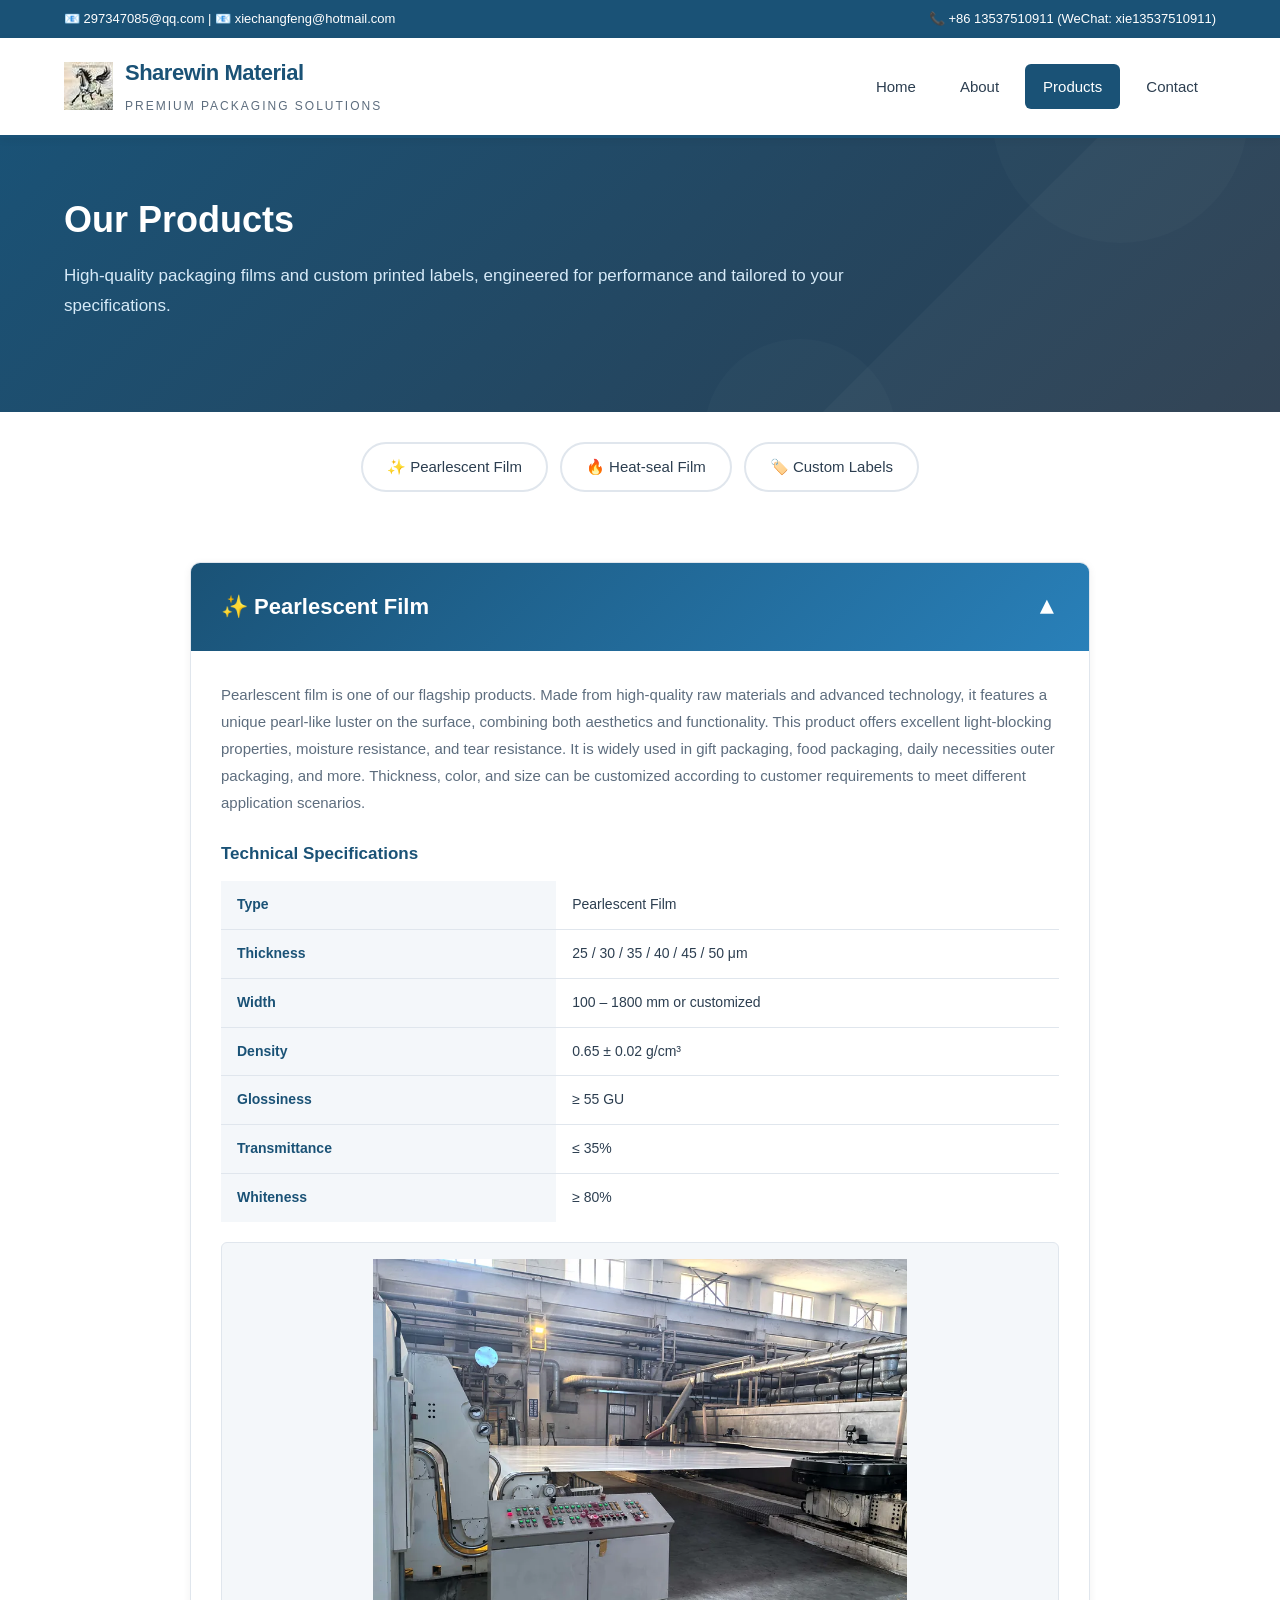
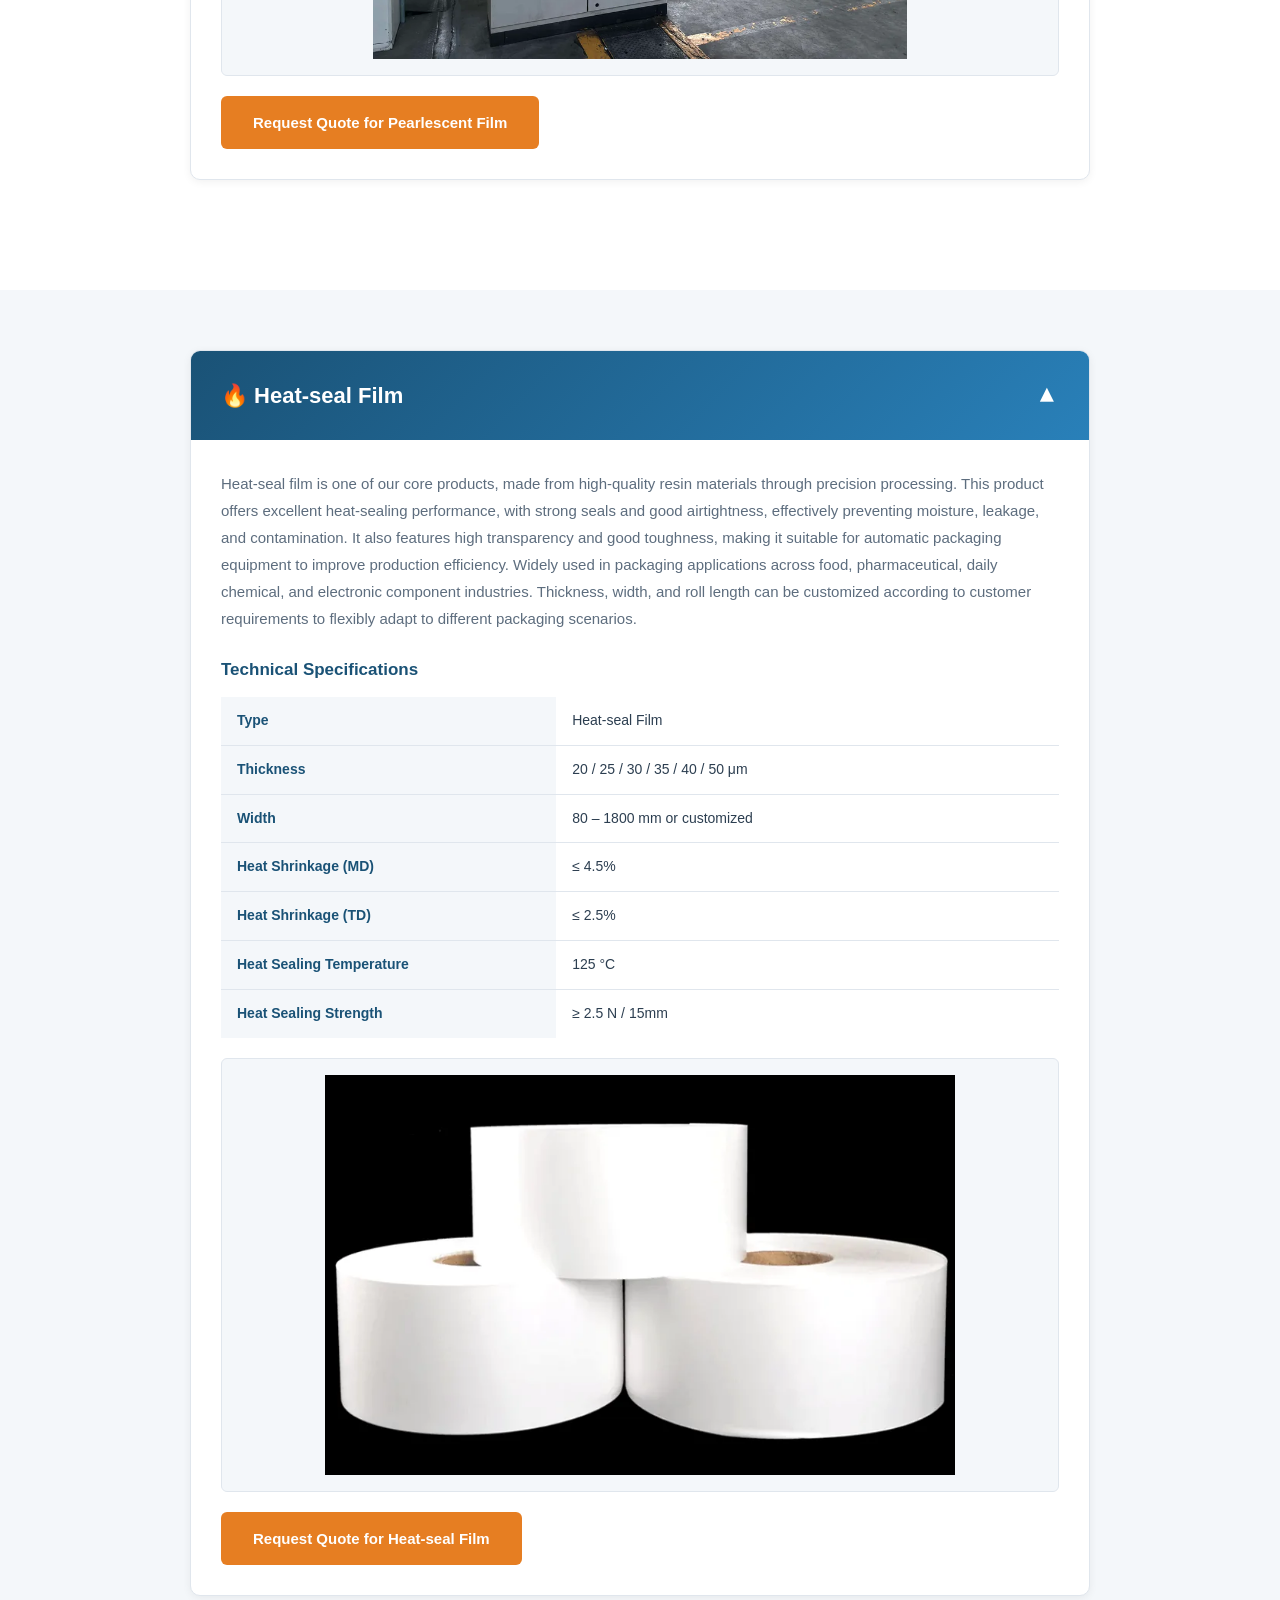
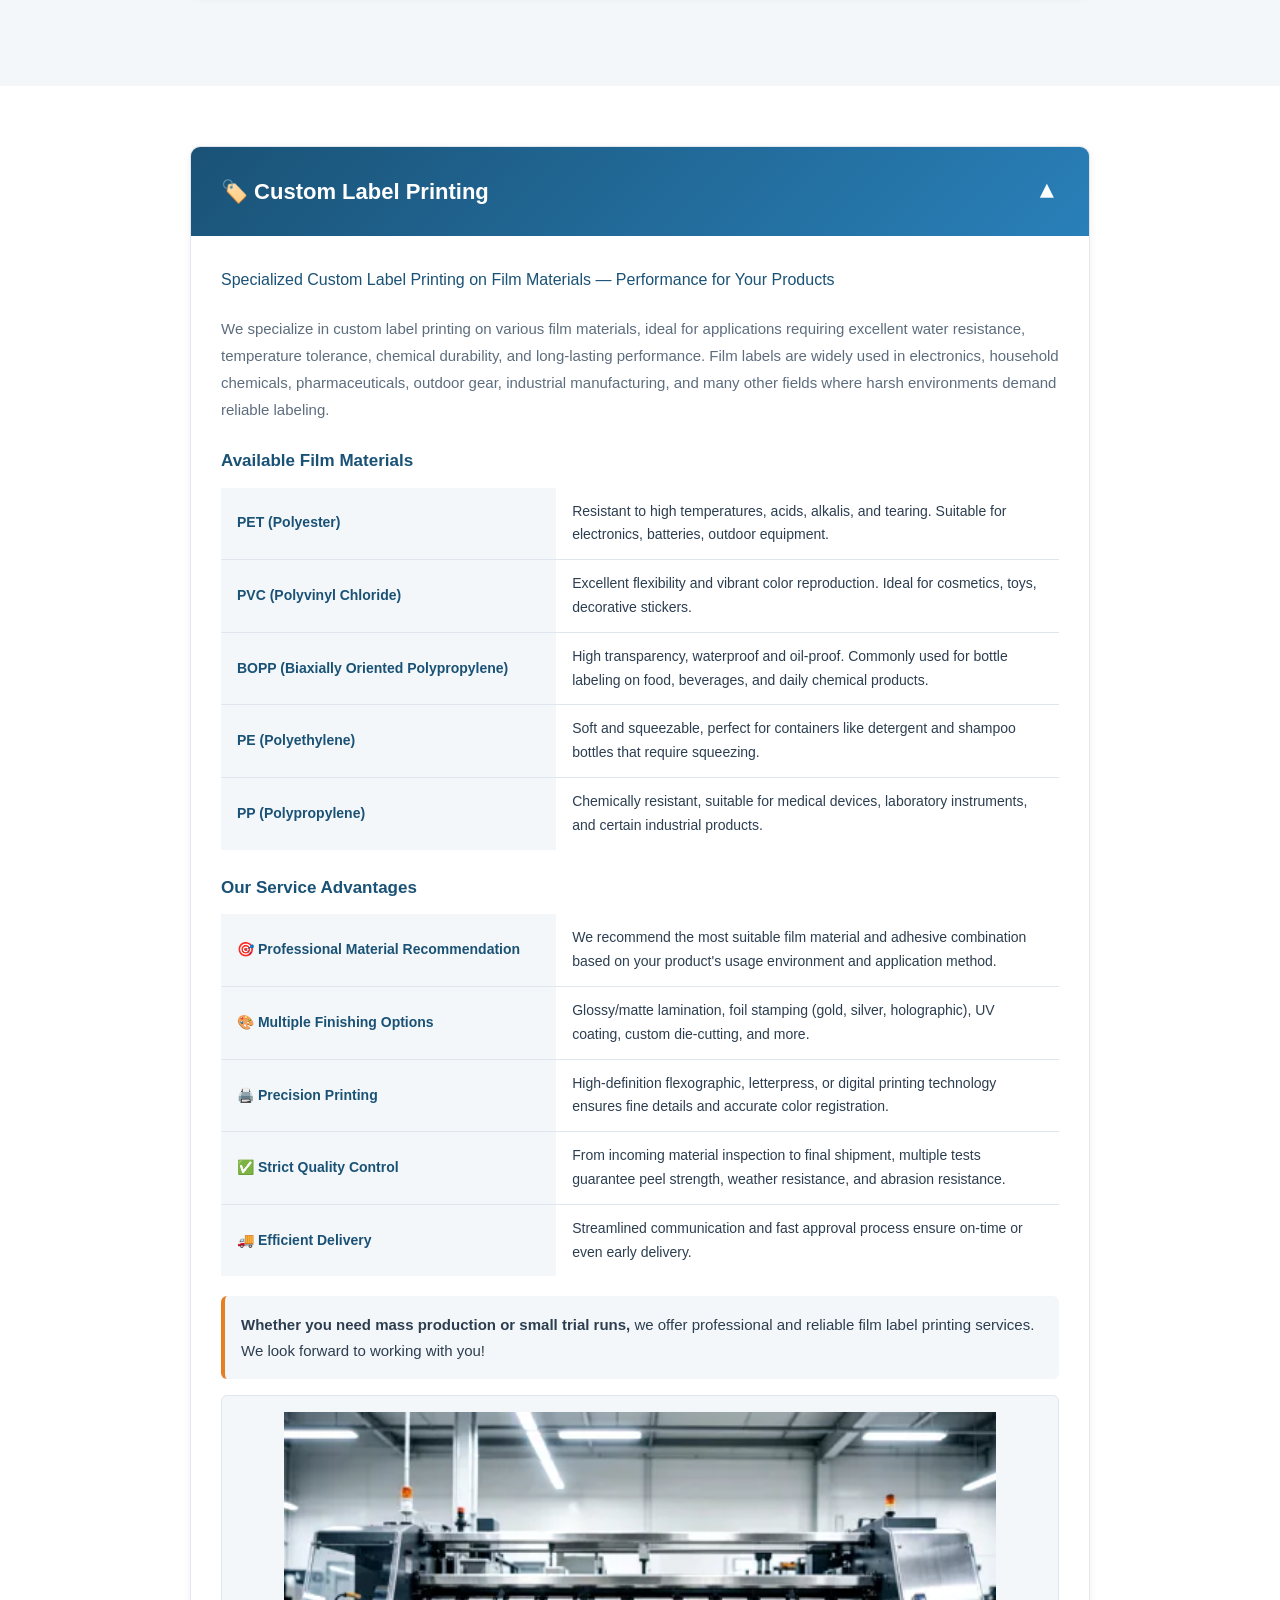
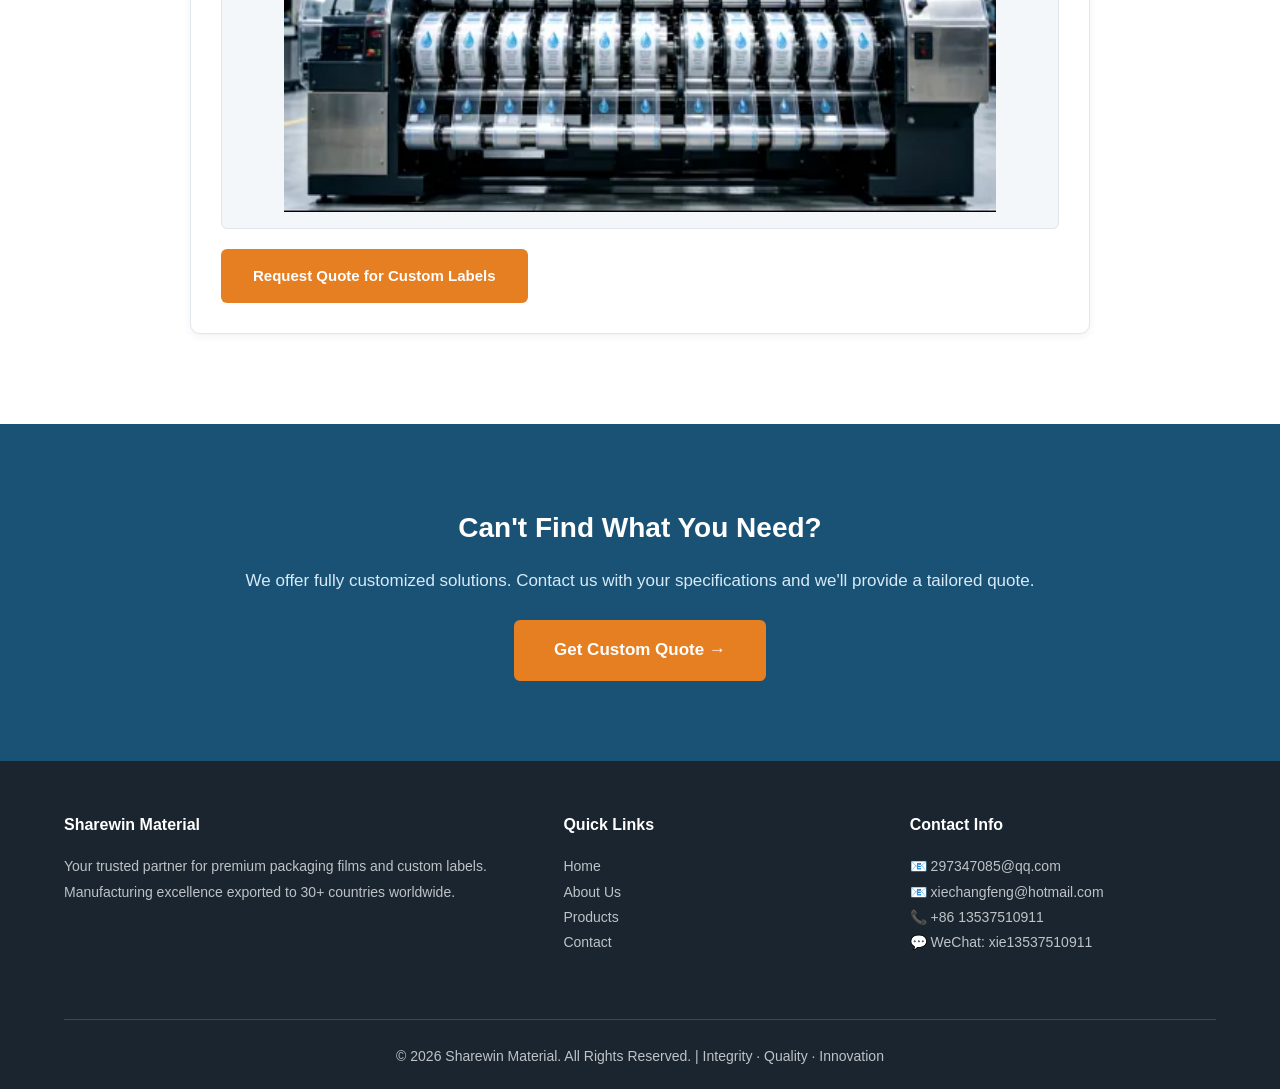
<file: products.html>
<!DOCTYPE html>
<html lang="en">
<head>
  <meta charset="UTF-8">
  <meta name="viewport" content="width=device-width, initial-scale=1.0">
  <meta name="description" content="Sharewin Material Products - Pearlescent Film, Heat-seal Film, Custom Label Printing. Detailed specifications, customizable thickness, width, and materials for global packaging needs.">
  <meta name="keywords" content="pearlescent film, heat seal film, custom label printing, BOPP labels, PET labels, PVC labels, packaging film specifications">
  <meta property="og:title" content="Products - Sharewin Material">
  <meta property="og:description" content="Pearlescent Film, Heat-seal Film, Custom Label Printing on film materials. Detailed specs and customization options.">
  <link rel="canonical" href="https://sharewinmaterial.com/products.html">
  <title>Products - Sharewin Material</title>
  <link rel="stylesheet" href="css/style.css">
  <link rel="icon" type="image/svg+xml" href="images/favicon.svg">
</head>
<body>

  <!-- Top Bar -->
  <div class="top-bar">
    <div class="container">
      <div>
        <span>📧 297347085@qq.com | 📧 xiechangfeng@hotmail.com</span>
      </div>
      <div>
        <span>📞 +86 13537510911 (WeChat: xie13537510911)</span>
      </div>
    </div>
  </div>

  <!-- Header -->
  <header class="header">
    <div class="container">
      <div class="logo">
  <picture>
    <source media="(max-width: 768px)" srcset="images/logo-nav-mobile.webp" type="image/webp">
    <img src="images/logo-nav.webp" alt="Sharewin Material" class="logo-img"
         width="49" height="48" loading="eager" fetchpriority="high">
  </picture>
  <div class="logo-text">
    <h1>Sharewin Material</h1>
    <span>Premium Packaging Solutions</span>
  </div>
</div>
      <nav class="nav" id="nav">
        <a href="index.html">Home</a>
        <a href="about.html">About</a>
        <a href="products.html" class="active">Products</a>
        <a href="contact.html">Contact</a>
      </nav>
      <button class="nav-toggle" id="navToggle" aria-label="Toggle navigation">☰</button>
    </div>
  </header>

  <!-- Page Hero -->
  <section class="hero" style="padding: 60px 0;">
    <div class="container">
      <div class="hero-content" style="max-width: 800px;">
        <h2 style="font-size: 36px;">Our Products</h2>
        <p style="font-size: 17px;">High-quality packaging films and custom printed labels, engineered for performance and tailored to your specifications.</p>
      </div>
    </div>
  </section>

  <!-- Product Categories Navigation -->
  <section class="section" style="padding: 30px 0 10px;">
    <div class="container">
      <div class="product-categories">
        <a href="#pearlescent" class="cat-btn active">✨ Pearlescent Film</a>
        <a href="#heatseal" class="cat-btn">🔥 Heat-seal Film</a>
        <a href="#labels" class="cat-btn">🏷️ Custom Labels</a>
      </div>
    </div>
  </section>

  <!-- Pearlescent Film -->
  <section class="section" id="pearlescent" style="padding-top: 20px;">
    <div class="container">
      <div class="product-card open" style="max-width: 900px; margin: 0 auto 30px;">
        <div class="product-card-header" onclick="toggleProduct(this)">
          <h3>✨ Pearlescent Film</h3>
          <span class="toggle-icon">▼</span>
        </div>
        <div class="product-card-body">
          <p class="product-description">Pearlescent film is one of our flagship products. Made from high-quality raw materials and advanced technology, it features a unique pearl-like luster on the surface, combining both aesthetics and functionality. This product offers excellent light-blocking properties, moisture resistance, and tear resistance. It is widely used in gift packaging, food packaging, daily necessities outer packaging, and more. Thickness, color, and size can be customized according to customer requirements to meet different application scenarios.</p>

          <h4 style="color: var(--color-primary); margin-bottom: 12px; font-size: 17px;">Technical Specifications</h4>
          <table class="product-specs">
            <tr>
              <th>Type</th>
              <td>Pearlescent Film</td>
            </tr>
            <tr>
              <th>Thickness</th>
              <td>25 / 30 / 35 / 40 / 45 / 50 μm</td>
            </tr>
            <tr>
              <th>Width</th>
              <td>100 – 1800 mm or customized</td>
            </tr>
            <tr>
              <th>Density</th>
              <td>0.65 ± 0.02 g/cm³</td>
            </tr>
            <tr>
              <th>Glossiness</th>
              <td>≥ 55 GU</td>
            </tr>
            <tr>
              <th>Transmittance</th>
              <td>≤ 35%</td>
            </tr>
            <tr>
              <th>Whiteness</th>
              <td>≥ 80%</td>
            </tr>
          </table>

          <div class="product-image-area">
            <img src="images/pearlized-film-main.webp" alt="Pearlescent film product photo showing pearl-like luster" loading="lazy" style="max-width:100%; border-radius:8px;">
          </div>

          <div style="margin-top: 20px;">
            <a href="contact.html" class="btn btn-primary">Request Quote for Pearlescent Film</a>
          </div>
        </div>
      </div>
    </div>
  </section>

  <!-- Heat-seal Film -->
  <section class="section section-alt" id="heatseal" style="padding-top: 60px; padding-bottom: 60px;">
    <div class="container">
      <div class="product-card open" style="max-width: 900px; margin: 0 auto 30px;">
        <div class="product-card-header" onclick="toggleProduct(this)">
          <h3>🔥 Heat-seal Film</h3>
          <span class="toggle-icon">▼</span>
        </div>
        <div class="product-card-body">
          <p class="product-description">Heat-seal film is one of our core products, made from high-quality resin materials through precision processing. This product offers excellent heat-sealing performance, with strong seals and good airtightness, effectively preventing moisture, leakage, and contamination. It also features high transparency and good toughness, making it suitable for automatic packaging equipment to improve production efficiency. Widely used in packaging applications across food, pharmaceutical, daily chemical, and electronic component industries. Thickness, width, and roll length can be customized according to customer requirements to flexibly adapt to different packaging scenarios.</p>

          <h4 style="color: var(--color-primary); margin-bottom: 12px; font-size: 17px;">Technical Specifications</h4>
          <table class="product-specs">
            <tr>
              <th>Type</th>
              <td>Heat-seal Film</td>
            </tr>
            <tr>
              <th>Thickness</th>
              <td>20 / 25 / 30 / 35 / 40 / 50 μm</td>
            </tr>
            <tr>
              <th>Width</th>
              <td>80 – 1800 mm or customized</td>
            </tr>
            <tr>
              <th>Heat Shrinkage (MD)</th>
              <td>≤ 4.5%</td>
            </tr>
            <tr>
              <th>Heat Shrinkage (TD)</th>
              <td>≤ 2.5%</td>
            </tr>
            <tr>
              <th>Heat Sealing Temperature</th>
              <td>125 °C</td>
            </tr>
            <tr>
              <th>Heat Sealing Strength</th>
              <td>≥ 2.5 N / 15mm</td>
            </tr>
          </table>

          <div class="product-image-area">
            <img src="images/heat-seal-film-rolls.webp" alt="Heat-seal film rolls for packaging" loading="lazy" style="max-width:100%; border-radius:8px;">
          </div>

          <div style="margin-top: 20px;">
            <a href="contact.html" class="btn btn-primary">Request Quote for Heat-seal Film</a>
          </div>
        </div>
      </div>
    </div>
  </section>

  <!-- Custom Label Printing -->
  <section class="section" id="labels" style="padding-top: 60px; padding-bottom: 60px;">
    <div class="container">
      <div class="product-card open" style="max-width: 900px; margin: 0 auto 30px;">
        <div class="product-card-header" onclick="toggleProduct(this)">
          <h3>🏷️ Custom Label Printing</h3>
          <span class="toggle-icon">▼</span>
        </div>
        <div class="product-card-body">
          <p class="product-description" style="font-size: 16px; font-weight: 500; color: var(--color-primary); margin-bottom: 20px;">
            Specialized Custom Label Printing on Film Materials — Performance for Your Products
          </p>
          <p class="product-description">We specialize in custom label printing on various film materials, ideal for applications requiring excellent water resistance, temperature tolerance, chemical durability, and long-lasting performance. Film labels are widely used in electronics, household chemicals, pharmaceuticals, outdoor gear, industrial manufacturing, and many other fields where harsh environments demand reliable labeling.</p>

          <h4 style="color: var(--color-primary); margin: 24px 0 12px; font-size: 17px;">Available Film Materials</h4>
          <table class="product-specs">
            <tr>
              <th>PET (Polyester)</th>
              <td>Resistant to high temperatures, acids, alkalis, and tearing. Suitable for electronics, batteries, outdoor equipment.</td>
            </tr>
            <tr>
              <th>PVC (Polyvinyl Chloride)</th>
              <td>Excellent flexibility and vibrant color reproduction. Ideal for cosmetics, toys, decorative stickers.</td>
            </tr>
            <tr>
              <th>BOPP (Biaxially Oriented Polypropylene)</th>
              <td>High transparency, waterproof and oil-proof. Commonly used for bottle labeling on food, beverages, and daily chemical products.</td>
            </tr>
            <tr>
              <th>PE (Polyethylene)</th>
              <td>Soft and squeezable, perfect for containers like detergent and shampoo bottles that require squeezing.</td>
            </tr>
            <tr>
              <th>PP (Polypropylene)</th>
              <td>Chemically resistant, suitable for medical devices, laboratory instruments, and certain industrial products.</td>
            </tr>
          </table>

          <h4 style="color: var(--color-primary); margin: 24px 0 12px; font-size: 17px;">Our Service Advantages</h4>
          <table class="product-specs">
            <tr>
              <th>🎯 Professional Material Recommendation</th>
              <td>We recommend the most suitable film material and adhesive combination based on your product's usage environment and application method.</td>
            </tr>
            <tr>
              <th>🎨 Multiple Finishing Options</th>
              <td>Glossy/matte lamination, foil stamping (gold, silver, holographic), UV coating, custom die-cutting, and more.</td>
            </tr>
            <tr>
              <th>🖨️ Precision Printing</th>
              <td>High-definition flexographic, letterpress, or digital printing technology ensures fine details and accurate color registration.</td>
            </tr>
            <tr>
              <th>✅ Strict Quality Control</th>
              <td>From incoming material inspection to final shipment, multiple tests guarantee peel strength, weather resistance, and abrasion resistance.</td>
            </tr>
            <tr>
              <th>🚚 Efficient Delivery</th>
              <td>Streamlined communication and fast approval process ensure on-time or even early delivery.</td>
            </tr>
          </table>

          <p style="margin-top: 20px; padding: 16px; background: var(--color-bg-alt); border-radius: var(--radius); border-left: 4px solid var(--color-accent); font-size: 15px; color: var(--color-text);">
            <strong>Whether you need mass production or small trial runs,</strong> we offer professional and reliable film label printing services. We look forward to working with you!
          </p>

          <div class="product-image-area">
            <img src="images/printed-label-machine.webp" alt="Custom label printing machine for film materials" loading="lazy" style="max-width:100%; border-radius:8px;">
          </div>

          <div style="margin-top: 20px;">
            <a href="contact.html" class="btn btn-primary">Request Quote for Custom Labels</a>
          </div>
        </div>
      </div>
    </div>
  </section>

  <!-- CTA -->
  <section class="section" style="background: var(--color-primary); color: #fff; text-align: center;">
    <div class="container">
      <h2 style="color: #fff; font-size: 28px; margin-bottom: 16px;">Can't Find What You Need?</h2>
      <p style="color: #d6eaf8; margin-bottom: 24px; font-size: 17px;">We offer fully customized solutions. Contact us with your specifications and we'll provide a tailored quote.</p>
      <a href="contact.html" class="btn btn-primary" style="font-size: 17px; padding: 16px 40px;">Get Custom Quote →</a>
    </div>
  </section>

  <!-- Footer -->
  <footer class="footer">
    <div class="container">
      <div>
        <h4>Sharewin Material</h4>
        <p>Your trusted partner for premium packaging films and custom labels. Manufacturing excellence exported to 30+ countries worldwide.</p>
      </div>
      <div>
        <h4>Quick Links</h4>
        <p><a href="index.html">Home</a></p>
        <p><a href="about.html">About Us</a></p>
        <p><a href="products.html">Products</a></p>
        <p><a href="contact.html">Contact</a></p>
      </div>
      <div>
        <h4>Contact Info</h4>
        <p>📧 297347085@qq.com</p>
        <p>📧 xiechangfeng@hotmail.com</p>
        <p>📞 +86 13537510911</p>
        <p>💬 WeChat: xie13537510911</p>
      </div>
      <div class="footer-bottom">
        <p>&copy; 2026 Sharewin Material. All Rights Reserved. | Integrity · Quality · Innovation</p>
      </div>
    </div>
  </footer>

  <script>
    // Mobile nav toggle
    document.getElementById('navToggle').addEventListener('click', function() {
      document.getElementById('nav').classList.toggle('open');
    });

    // Product card toggle
    function toggleProduct(headerEl) {
      const card = headerEl.parentElement;
      card.classList.toggle('open');
    }

    // Category button active state on scroll
    const sections = document.querySelectorAll('section[id]');
    const navLinks = document.querySelectorAll('.cat-btn');

    window.addEventListener('scroll', () => {
      let current = '';
      sections.forEach(section => {
        const sectionTop = section.offsetTop - 120;
        if (window.scrollY >= sectionTop) {
          current = section.getAttribute('id');
        }
      });
      navLinks.forEach(link => {
        link.classList.remove('active');
        if (link.getAttribute('href') === '#' + current) {
          link.classList.add('active');
        }
      });
    });

    // Smooth scroll for cat buttons
    document.querySelectorAll('.cat-btn').forEach(btn => {
      btn.addEventListener('click', function(e) {
        e.preventDefault();
        const target = document.querySelector(this.getAttribute('href'));
        if (target) {
          window.scrollTo({
            top: target.offsetTop - 100,
            behavior: 'smooth'
          });
        }
      });
    });
  </script>
</body>
</html>
</file>
<file: css/style.css>
/* ============================================
   Sharewin Material - Corporate B2B Style
   ============================================ */

/* --- Reset & Base --- */
*,
*::before,
*::after {
  margin: 0;
  padding: 0;
  box-sizing: border-box;
}

:root {
  --color-primary: #1a5276;
  --color-primary-light: #2980b9;
  --color-accent: #e67e22;
  --color-accent-hover: #d35400;
  --color-bg: #ffffff;
  --color-bg-alt: #f4f7fa;
  --color-text: #2c3e50;
  --color-text-light: #5d6d7e;
  --color-border: #e0e6ed;
  --shadow-sm: 0 2px 8px rgba(0, 0, 0, 0.06);
  --shadow-md: 0 4px 16px rgba(0, 0, 0, 0.1);
  --shadow-lg: 0 8px 30px rgba(0, 0, 0, 0.12);
  --radius: 6px;
  --radius-lg: 10px;
  --max-width: 1200px;
  --transition: all 0.3s ease;
}

html {
  scroll-behavior: smooth;
  scroll-padding-top: 80px;
}

body {
  font-family: 'Segoe UI', 'Helvetica Neue', Arial, sans-serif;
  font-size: 16px;
  line-height: 1.7;
  color: var(--color-text);
  background: var(--color-bg);
  -webkit-font-smoothing: antialiased;
}

a {
  color: var(--color-primary-light);
  text-decoration: none;
  transition: var(--transition);
}

a:hover {
  color: var(--color-accent);
}

img {
  max-width: 100%;
  height: auto;
  display: block;
}

.container {
  max-width: var(--max-width);
  margin: 0 auto;
  padding: 0 24px;
}

/* --- Top Bar --- */
.top-bar {
  background: var(--color-primary);
  color: #fff;
  font-size: 13px;
  padding: 8px 0;
}

.top-bar .container {
  display: flex;
  justify-content: space-between;
  align-items: center;
  flex-wrap: wrap;
  gap: 10px;
}

.top-bar a {
  color: #d6eaf8;
}

.top-bar a:hover {
  color: #fff;
}

.top-bar i {
  margin-right: 5px;
}

/* --- Header / Nav --- */
.header {
  background: #fff;
  box-shadow: var(--shadow-sm);
  position: sticky;
  top: 0;
  z-index: 1000;
  border-bottom: 3px solid var(--color-primary);
}

.header .container {
  display: flex;
  justify-content: space-between;
  align-items: center;
  padding: 16px 24px;
}

.logo {
  display: flex;
  align-items: center;
  gap: 12px;
}

.logo-img {
  height: 48px;
  width: auto;
  display: block;
}

@media (max-width: 768px) {
  .logo-img {
    height: 38px;
  }
}
.logo-text h1 {
  font-size: 22px;
  font-weight: 700;
  color: var(--color-primary);
  letter-spacing: -0.5px;
}

.logo-text span {
  font-size: 12px;
  color: var(--color-text-light);
  text-transform: uppercase;
  letter-spacing: 2px;
}

.nav {
  display: flex;
  gap: 8px;
  align-items: center;
}

.nav a {
  padding: 10px 18px;
  border-radius: var(--radius);
  font-weight: 500;
  font-size: 15px;
  color: var(--color-text);
  transition: var(--transition);
}

.nav a:hover,
.nav a.active {
  background: var(--color-primary);
  color: #fff;
}

.nav-toggle {
  display: none;
  background: none;
  border: none;
  font-size: 28px;
  color: var(--color-primary);
  cursor: pointer;
  padding: 5px;
}

/* --- Hero Section --- */
.hero {
  position: relative;
  background: linear-gradient(135deg, var(--color-primary) 0%, #2c3e50 100%);
  color: #fff;
  padding: 80px 0;
  overflow: hidden;
}

.hero::before {
  content: '';
  position: absolute;
  top: 0;
  right: 0;
  width: 50%;
  height: 100%;
  background: url('data:image/svg+xml,<svg xmlns="http://www.w3.org/2000/svg" viewBox="0 0 400 400"><polygon fill="%23ffffff08" points="0,400 400,0 400,400"/><circle cx="300" cy="100" r="80" fill="%23ffffff05"/><circle cx="100" cy="300" r="60" fill="%23ffffff05"/></svg>') no-repeat center;
  background-size: cover;
}

.hero .container {
  position: relative;
  z-index: 1;
}

.hero-content {
  max-width: 650px;
}

.hero h2 {
  font-size: 42px;
  font-weight: 700;
  line-height: 1.2;
  margin-bottom: 20px;
}

.hero p {
  font-size: 18px;
  color: #d6eaf8;
  margin-bottom: 30px;
  line-height: 1.8;
}

.hero-badges {
  display: flex;
  gap: 12px;
  flex-wrap: wrap;
  margin-bottom: 30px;
}

.hero-badge {
  background: rgba(255, 255, 255, 0.12);
  border: 1px solid rgba(255, 255, 255, 0.2);
  padding: 8px 16px;
  border-radius: 20px;
  font-size: 14px;
  color: #ecf0f1;
}

.btn {
  display: inline-block;
  padding: 14px 32px;
  border-radius: var(--radius);
  font-weight: 600;
  font-size: 15px;
  transition: var(--transition);
  border: none;
  cursor: pointer;
  text-align: center;
}

.btn-primary {
  background: var(--color-accent);
  color: #fff;
}

.btn-primary:hover {
  background: var(--color-accent-hover);
  color: #fff;
  transform: translateY(-2px);
  box-shadow: var(--shadow-md);
}

.btn-outline {
  background: transparent;
  border: 2px solid #fff;
  color: #fff;
}

.btn-outline:hover {
  background: #fff;
  color: var(--color-primary);
}

.hero-buttons {
  display: flex;
  gap: 16px;
  flex-wrap: wrap;
}

/* --- Section Common --- */
.section {
  padding: 80px 0;
}

.section-alt {
  background: var(--color-bg-alt);
}

.section-header {
  text-align: center;
  margin-bottom: 50px;
}

.section-header h2 {
  font-size: 34px;
  font-weight: 700;
  color: var(--color-primary);
  margin-bottom: 12px;
}

.section-header p {
  font-size: 17px;
  color: var(--color-text-light);
  max-width: 600px;
  margin: 0 auto;
}

.section-header .divider {
  width: 60px;
  height: 3px;
  background: var(--color-accent);
  margin: 16px auto;
  border-radius: 2px;
}

/* --- About Page --- */
.about-grid {
  display: grid;
  grid-template-columns: 1fr 1fr;
  gap: 50px;
  align-items: center;
}

.about-text h3 {
  font-size: 24px;
  color: var(--color-primary);
  margin-bottom: 16px;
}

.about-text p {
  margin-bottom: 16px;
  color: var(--color-text-light);
  font-size: 16px;
  line-height: 1.8;
}

.about-stats {
  display: grid;
  grid-template-columns: repeat(3, 1fr);
  gap: 20px;
  margin-top: 30px;
}

.stat-card {
  text-align: center;
  padding: 20px;
  background: #fff;
  border-radius: var(--radius-lg);
  box-shadow: var(--shadow-sm);
  border-top: 3px solid var(--color-accent);
}

.stat-card .number {
  font-size: 32px;
  font-weight: 700;
  color: var(--color-primary);
}

.stat-card .label {
  font-size: 13px;
  color: var(--color-text-light);
  margin-top: 4px;
}

.about-images {
  display: grid;
  grid-template-columns: 1fr 1fr;
  gap: 16px;
}

.about-images .img-placeholder {
  aspect-ratio: 4/3;
  border-radius: var(--radius-lg);
  overflow: hidden;
  position: relative;
  background: var(--color-bg-alt);
  border: 2px dashed var(--color-border);
  display: flex;
  flex-direction: column;
  align-items: center;
  justify-content: center;
  color: var(--color-text-light);
  font-size: 14px;
  transition: var(--transition);
}

.about-images .img-placeholder:hover {
  border-color: var(--color-primary-light);
  color: var(--color-primary);
}

.about-images .img-placeholder .icon {
  font-size: 36px;
  margin-bottom: 8px;
  opacity: 0.5;
}

.about-images .img-placeholder.tall {
  grid-row: span 2;
  aspect-ratio: 3/4;
}

/* Real image wrappers (replacing placeholders) */
.about-img-wrap {
  position: relative;
  border-radius: var(--radius-lg);
  overflow: hidden;
  box-shadow: var(--shadow-sm);
  transition: var(--transition);
  aspect-ratio: 4/3;
}

.about-img-wrap.tall {
  aspect-ratio: 3/4;
}

.about-img-wrap img {
  width: 100%;
  height: 100%;
  object-fit: cover;
  display: block;
  transition: transform 0.4s ease;
}

.about-img-wrap:hover img {
  transform: scale(1.04);
}

.about-img-wrap .img-caption {
  position: absolute;
  bottom: 0;
  left: 0;
  right: 0;
  padding: 10px 14px;
  background: linear-gradient(to top, rgba(0,0,0,0.7), transparent);
  color: #fff;
  font-size: 13px;
  font-weight: 500;
}

/* --- Products Page --- */
.product-categories {
  display: flex;
  justify-content: center;
  gap: 12px;
  margin-bottom: 40px;
  flex-wrap: wrap;
}

.cat-btn {
  padding: 10px 24px;
  border: 2px solid var(--color-border);
  border-radius: 30px;
  background: #fff;
  font-size: 15px;
  font-weight: 500;
  color: var(--color-text);
  cursor: pointer;
  transition: var(--transition);
}

.cat-btn:hover,
.cat-btn.active {
  border-color: var(--color-primary);
  background: var(--color-primary);
  color: #fff;
}

.product-card {
  background: #fff;
  border-radius: var(--radius-lg);
  box-shadow: var(--shadow-sm);
  overflow: hidden;
  margin-bottom: 30px;
  transition: var(--transition);
  border: 1px solid var(--color-border);
}

.product-card:hover {
  box-shadow: var(--shadow-lg);
  transform: translateY(-3px);
}

.product-card-header {
  background: linear-gradient(135deg, var(--color-primary), var(--color-primary-light));
  color: #fff;
  padding: 24px 30px;
  display: flex;
  justify-content: space-between;
  align-items: center;
  cursor: pointer;
}

.product-card-header h3 {
  font-size: 22px;
  font-weight: 600;
}

.product-card-header .toggle-icon {
  font-size: 24px;
  transition: transform 0.3s;
}

.product-card.open .product-card-header .toggle-icon {
  transform: rotate(180deg);
}

.product-card-body {
  padding: 0;
  max-height: 0;
  overflow: hidden;
  transition: max-height 0.4s ease, padding 0.4s ease;
}

.product-card.open .product-card-body {
  padding: 30px;
  max-height: 2000px;
}

.product-description {
  font-size: 15px;
  color: var(--color-text-light);
  line-height: 1.8;
  margin-bottom: 24px;
}

.product-specs {
  width: 100%;
  border-collapse: collapse;
  margin-bottom: 20px;
}

.product-specs th,
.product-specs td {
  padding: 12px 16px;
  text-align: left;
  border-bottom: 1px solid var(--color-border);
  font-size: 14px;
}

.product-specs th {
  background: var(--color-bg-alt);
  color: var(--color-primary);
  font-weight: 600;
  width: 40%;
}

.product-specs td {
  color: var(--color-text);
}

.product-specs tr:last-child th,
.product-specs tr:last-child td {
  border-bottom: none;
}

.product-image-area {
  background: var(--color-bg-alt);
  border: 1px solid var(--color-border);
  border-radius: var(--radius);
  padding: 16px;
  text-align: center;
  color: var(--color-text-light);
  margin-top: 16px;
  overflow: hidden;
}

.product-image-area img {
  width: 100%;
  max-height: 400px;
  object-fit: contain;
  border-radius: 6px;
  display: block;
  margin: 0 auto;
}

.product-image-area .icon {
  font-size: 40px;
  margin-bottom: 10px;
  opacity: 0.4;
}

/* --- Contact Page --- */
.contact-grid {
  display: grid;
  grid-template-columns: 1fr 1.2fr;
  gap: 50px;
}

.contact-info {
  background: var(--color-primary);
  color: #fff;
  padding: 40px;
  border-radius: var(--radius-lg);
}

.contact-info h3 {
  font-size: 24px;
  margin-bottom: 24px;
  color: #fff;
}

.contact-item {
  display: flex;
  align-items: flex-start;
  gap: 16px;
  margin-bottom: 24px;
}

.contact-item .icon {
  width: 44px;
  height: 44px;
  background: rgba(255, 255, 255, 0.12);
  border-radius: 50%;
  display: flex;
  align-items: center;
  justify-content: center;
  font-size: 20px;
  flex-shrink: 0;
}

.contact-item .label {
  font-size: 12px;
  text-transform: uppercase;
  letter-spacing: 1px;
  color: #aed6f1;
  margin-bottom: 2px;
}

.contact-item .value {
  font-size: 16px;
  color: #fff;
  font-weight: 500;
}

.contact-item a.value {
  color: #d6eaf8;
}

.contact-item a.value:hover {
  color: var(--color-accent);
}

/* --- Quote Form --- */
.quote-form {
  background: #fff;
  padding: 40px;
  border-radius: var(--radius-lg);
  box-shadow: var(--shadow-md);
  border: 1px solid var(--color-border);
}

.quote-form h3 {
  font-size: 24px;
  color: var(--color-primary);
  margin-bottom: 8px;
}

.quote-form .form-subtitle {
  color: var(--color-text-light);
  margin-bottom: 28px;
  font-size: 15px;
}

.form-row {
  display: grid;
  grid-template-columns: 1fr 1fr;
  gap: 20px;
  margin-bottom: 20px;
}

.form-group {
  margin-bottom: 20px;
}

.form-group label {
  display: block;
  font-size: 14px;
  font-weight: 600;
  color: var(--color-text);
  margin-bottom: 6px;
}

.form-group label .required {
  color: #e74c3c;
}

.form-group input,
.form-group select,
.form-group textarea {
  width: 100%;
  padding: 12px 16px;
  border: 1px solid var(--color-border);
  border-radius: var(--radius);
  font-size: 15px;
  color: var(--color-text);
  background: #fff;
  transition: var(--transition);
  font-family: inherit;
}

.form-group input:focus,
.form-group select:focus,
.form-group textarea:focus {
  outline: none;
  border-color: var(--color-primary-light);
  box-shadow: 0 0 0 3px rgba(41, 128, 185, 0.1);
}

.form-group textarea {
  resize: vertical;
  min-height: 120px;
}

.form-group select {
  appearance: none;
  background-image: url("data:image/svg+xml,%3Csvg xmlns='http://www.w3.org/2000/svg' width='12' height='12' viewBox='0 0 12 12'%3E%3Cpath fill='%235d6d7e' d='M6 8L1 3h10z'/%3E%3C/svg%3E");
  background-repeat: no-repeat;
  background-position: right 16px center;
  padding-right: 40px;
}

.form-submit {
  width: 100%;
  padding: 16px;
  font-size: 16px;
  margin-top: 10px;
}

.form-success {
  display: none;
  background: #d4efdf;
  color: #1e8449;
  padding: 16px 20px;
  border-radius: var(--radius);
  margin-bottom: 20px;
  font-weight: 500;
  border: 1px solid #a9dfbf;
}

/* --- Features Bar --- */
.features-bar {
  background: var(--color-bg-alt);
  padding: 40px 0;
  border-top: 1px solid var(--color-border);
  border-bottom: 1px solid var(--color-border);
}

.features-grid {
  display: grid;
  grid-template-columns: repeat(4, 1fr);
  gap: 30px;
}

.feature-item {
  text-align: center;
}

.feature-item .icon {
  font-size: 36px;
  margin-bottom: 10px;
}

.feature-item h4 {
  font-size: 16px;
  color: var(--color-primary);
  margin-bottom: 4px;
}

.feature-item p {
  font-size: 13px;
  color: var(--color-text-light);
}

/* --- Footer --- */
.footer {
  background: #1a252f;
  color: #bdc3c7;
  padding: 50px 0 20px;
}

.footer .container {
  display: grid;
  grid-template-columns: 1.5fr 1fr 1fr;
  gap: 40px;
}

.footer h4 {
  color: #fff;
  font-size: 16px;
  margin-bottom: 16px;
}

.footer p,
.footer a {
  font-size: 14px;
  color: #bdc3c7;
  line-height: 1.8;
}

.footer a:hover {
  color: var(--color-accent);
}

.footer .footer-bottom {
  grid-column: 1 / -1;
  text-align: center;
  padding-top: 24px;
  margin-top: 24px;
  border-top: 1px solid #34495e;
  font-size: 13px;
}

/* --- SEO / Accessibility --- */
.sr-only {
  position: absolute;
  width: 1px;
  height: 1px;
  padding: 0;
  margin: -1px;
  overflow: hidden;
  clip: rect(0, 0, 0, 0);
  border: 0;
}

/* --- Responsive --- */
@media (max-width: 900px) {
  .about-grid {
    grid-template-columns: 1fr;
  }

  .contact-grid {
    grid-template-columns: 1fr;
  }

  .features-grid {
    grid-template-columns: repeat(2, 1fr);
  }

  .footer .container {
    grid-template-columns: 1fr 1fr;
  }

  .hero h2 {
    font-size: 32px;
  }

  .nav {
    display: none;
    position: absolute;
    top: 100%;
    left: 0;
    right: 0;
    background: #fff;
    flex-direction: column;
    padding: 16px;
    box-shadow: var(--shadow-md);
  }

  .nav.open {
    display: flex;
  }

  .nav-toggle {
    display: block;
  }
}

@media (max-width: 600px) {
  .section {
    padding: 50px 0;
  }

  .hero {
    padding: 50px 0;
  }

  .hero h2 {
    font-size: 26px;
  }

  .form-row {
    grid-template-columns: 1fr;
  }

  .about-stats {
    grid-template-columns: 1fr;
  }

  .features-grid {
    grid-template-columns: 1fr;
  }

  .footer .container {
    grid-template-columns: 1fr;
  }

  .top-bar .container {
    font-size: 12px;
  }
}
/* ===== 移动端产品页精准修复 ===== */
@media (max-width: 768px) {
  /* 产品卡片在小屏取消固定最大宽度，改为自适应 */
  .product-card[style*="max-width"] {
    max-width: 100% !important;
    margin-left: 0 !important;
    margin-right: 0 !important;
  }

  /* 产品卡片头部的标题和箭头在一行，不换行 */
  .product-card-header {
    flex-wrap: nowrap !important;
    gap: 8px;
    padding: 16px 18px;
  }

  .product-card-header h3 {
    font-size: 17px !important;
    white-space: normal;
    word-break: break-word;
    flex: 1;
  }

  .product-card-header .toggle-icon {
    flex-shrink: 0;
  }

  /* 产品卡片内部内容区域 */
  .product-card-body {
    padding: 0 18px 18px !important;
  }

  /* 规格表格在小屏不溢出 */
  .product-specs {
    font-size: 13px;
    width: 100%;
    display: table;
  }

  .product-specs th,
  .product-specs td {
    padding: 8px 10px;
    word-break: break-word;
  }

  /* 产品图片区域不溢出 */
  .product-image-area {
    padding: 10px;
    margin-top: 12px;
  }

  .product-image-area img {
    max-width: 100%;
    height: auto;
  }

  /* 请求报价按钮全宽 */
  .product-card-body .btn {
    width: 100%;
    text-align: center;
  }

  /* 分类导航按钮紧凑排列 */
  .product-categories {
    gap: 8px;
  }

  .cat-btn {
    padding: 8px 16px;
    font-size: 13px;
  }

  /* 页面标题缩小 */
  .hero h2[style*="font-size"] {
    font-size: 26px !important;
  }

  .hero p[style*="font-size"] {
    font-size: 15px !important;
  }
}
</file>
